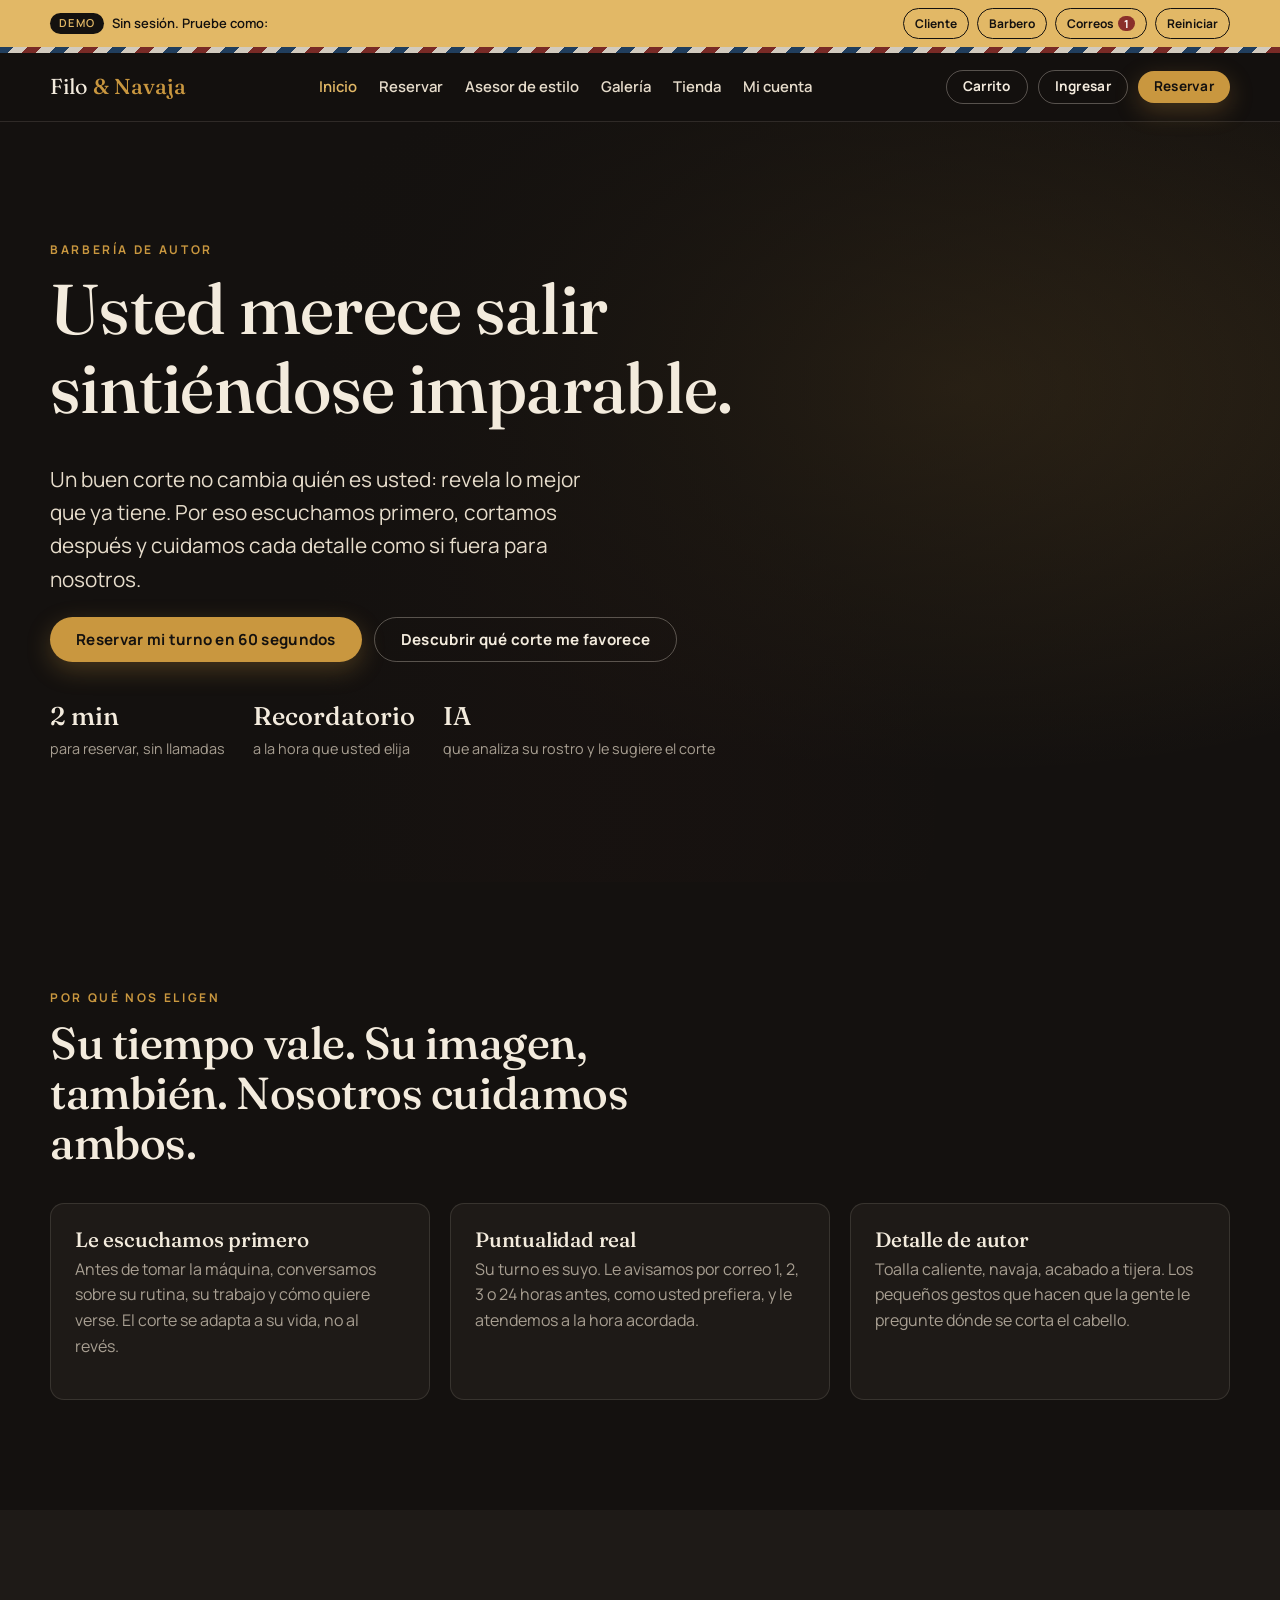
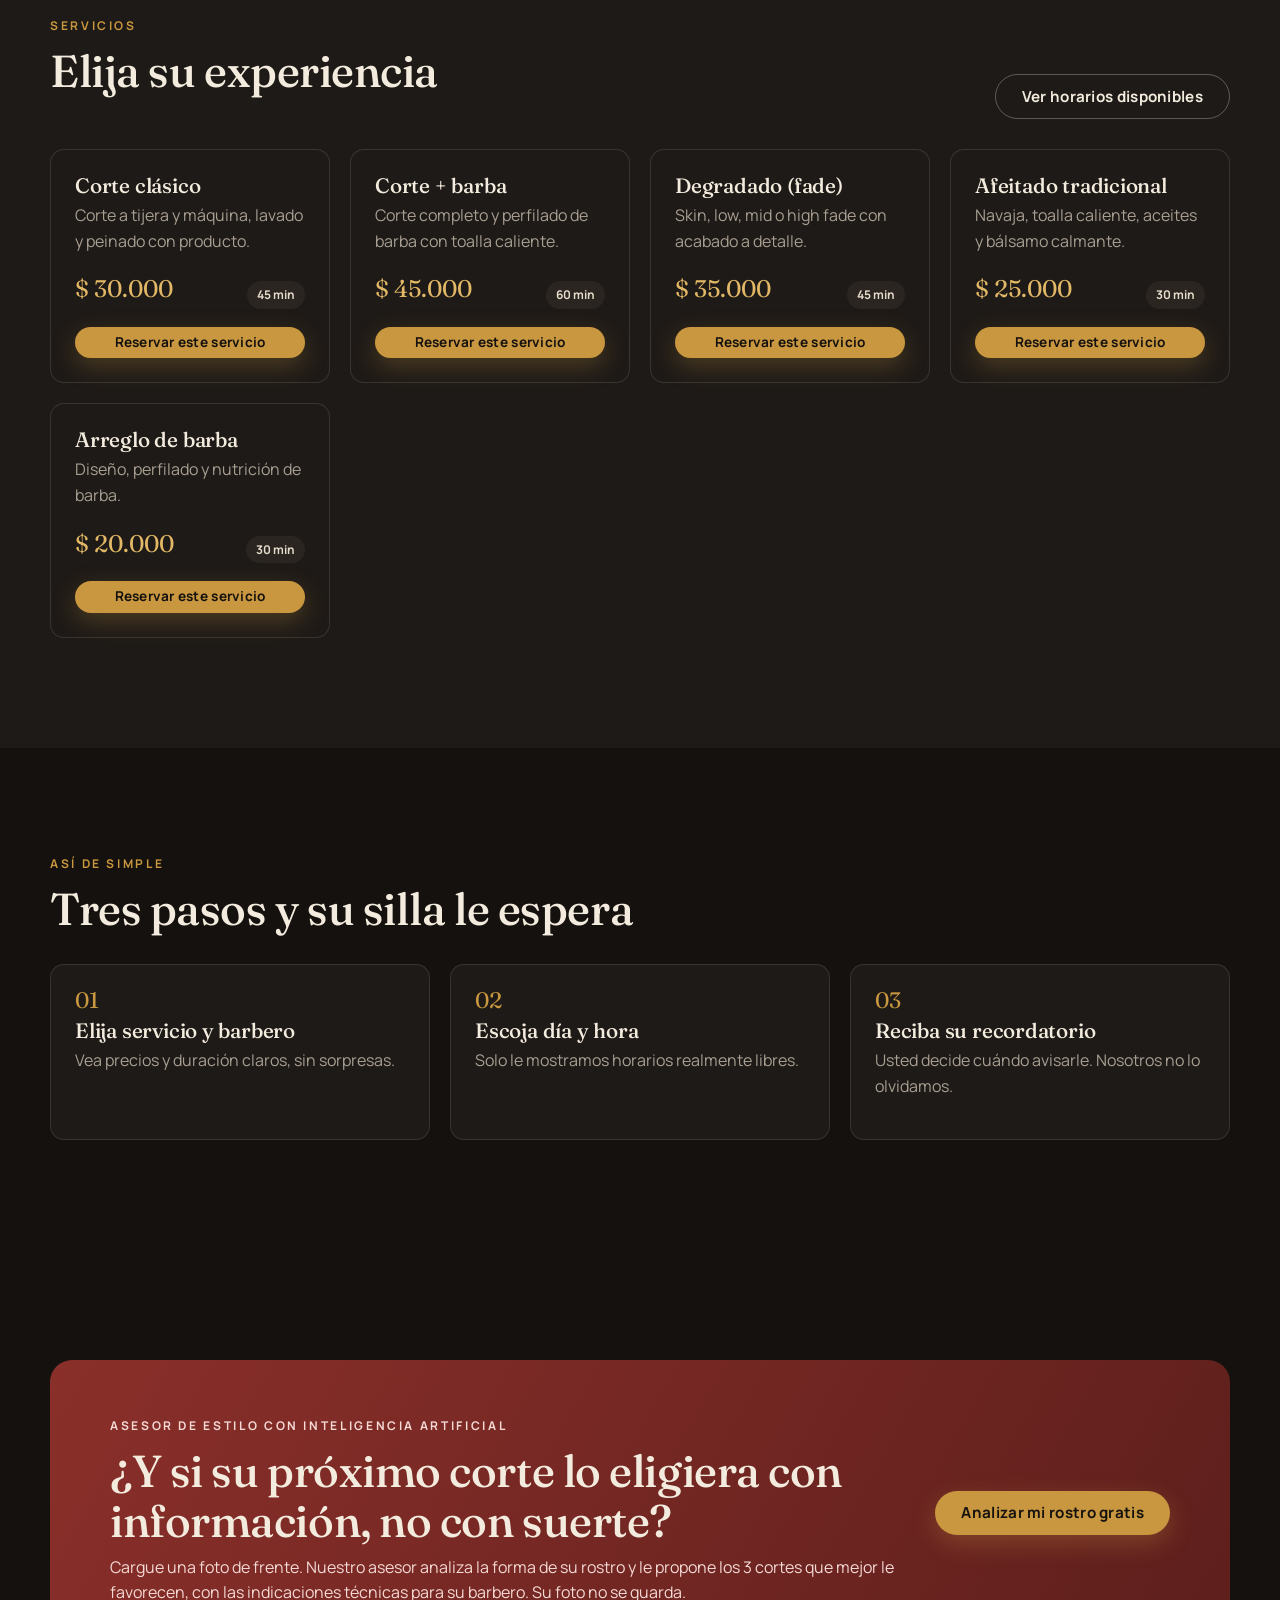
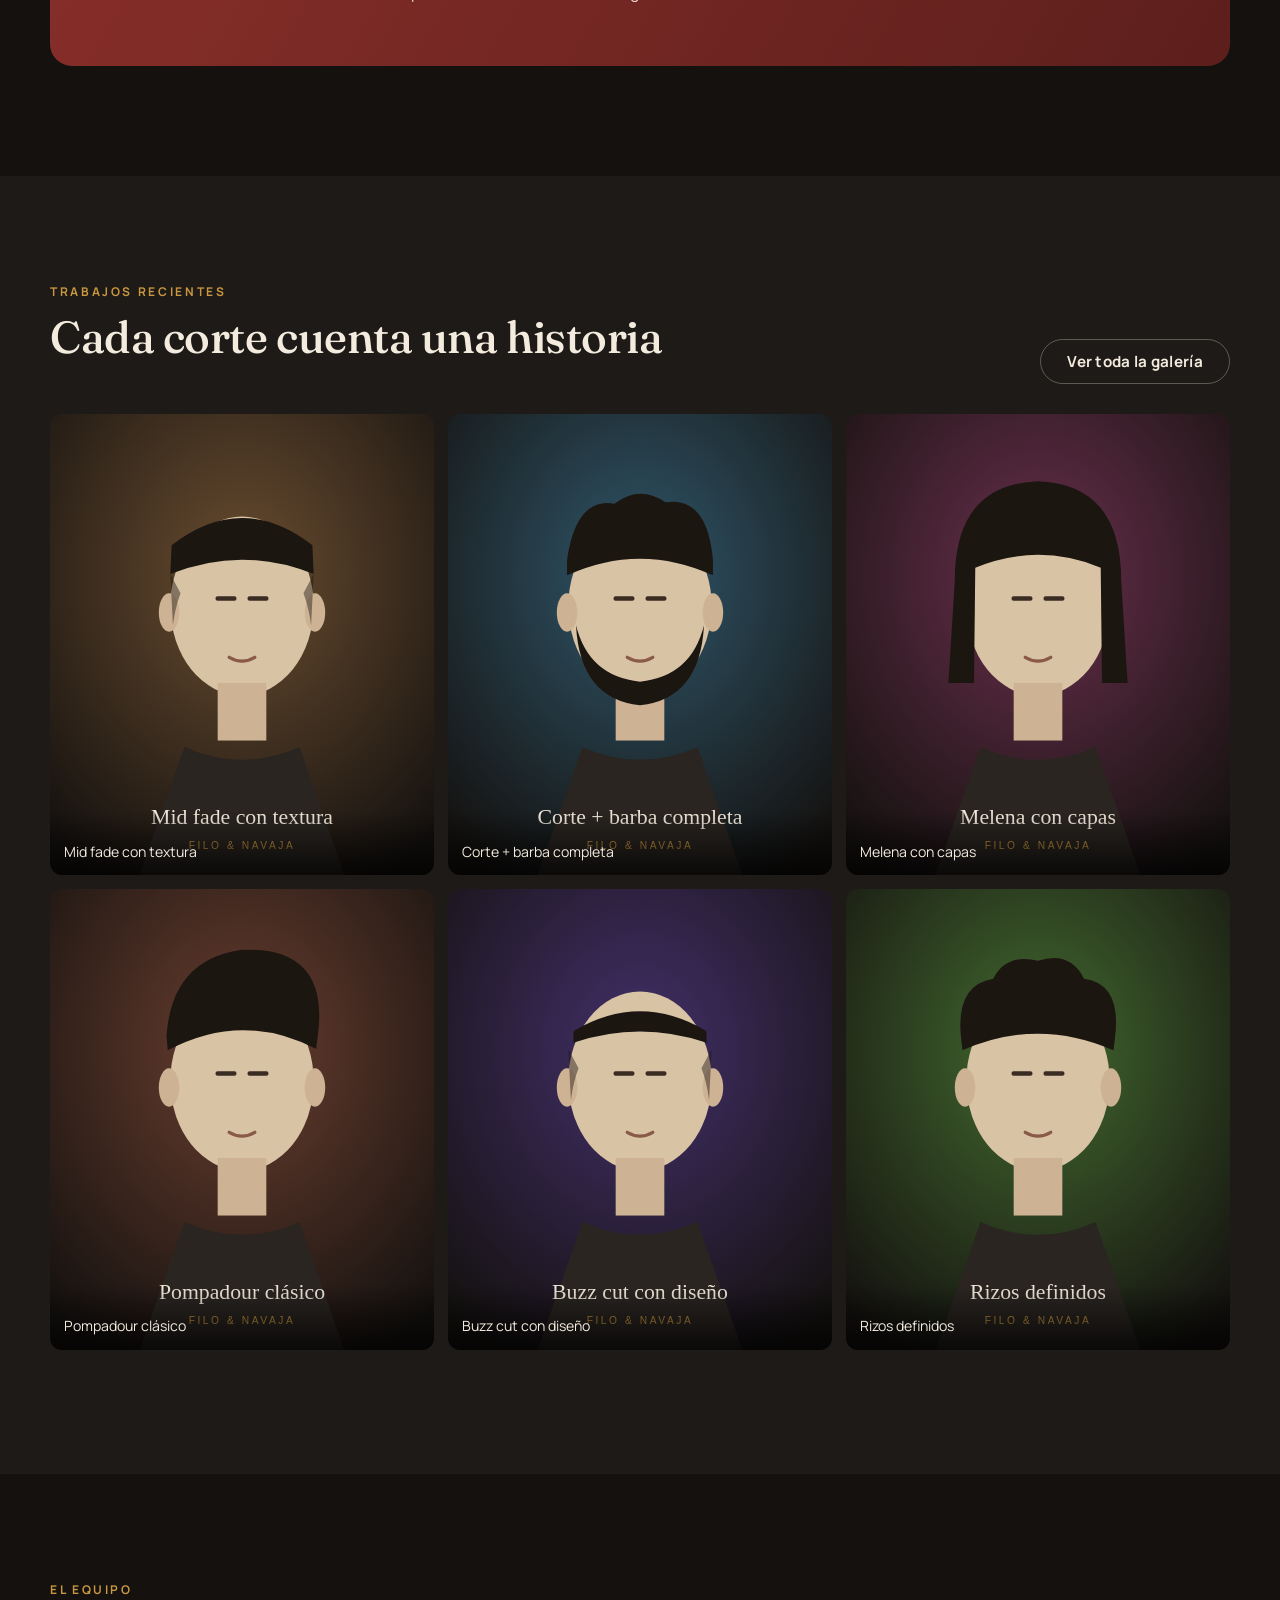
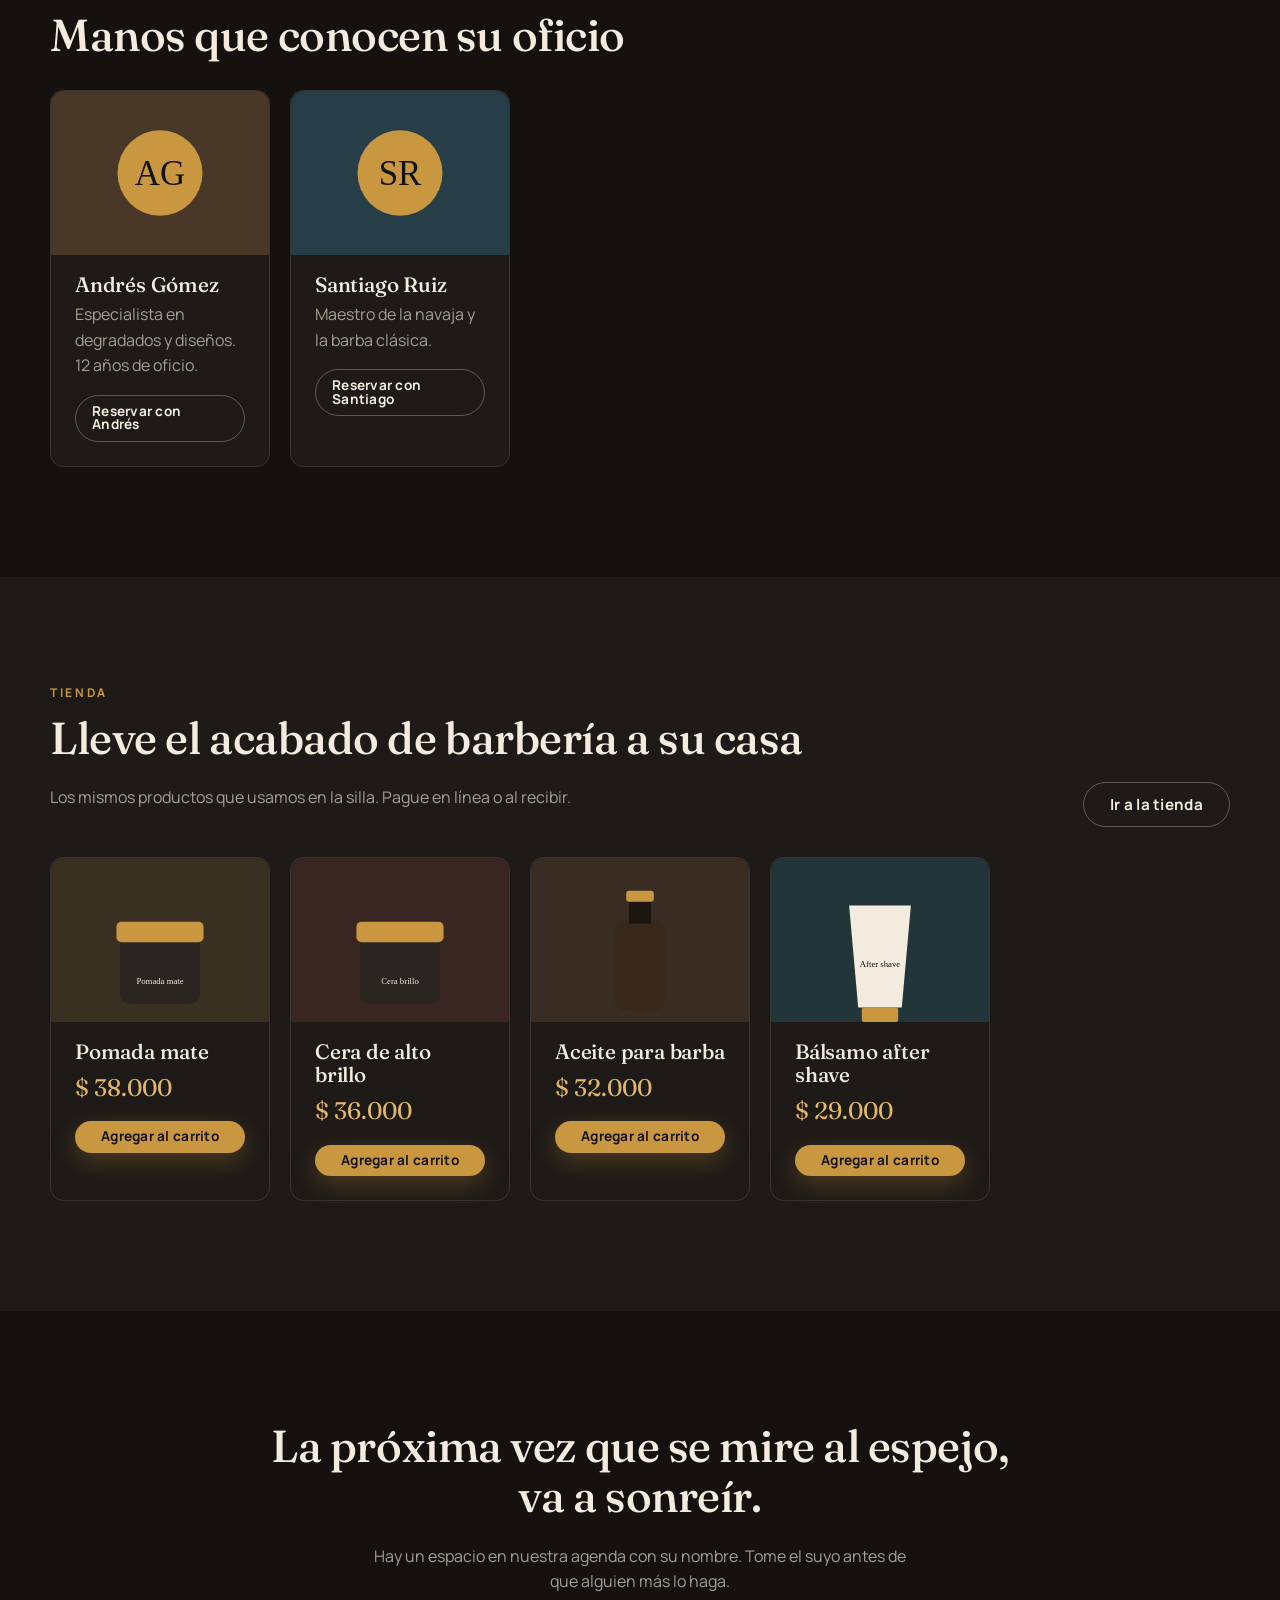
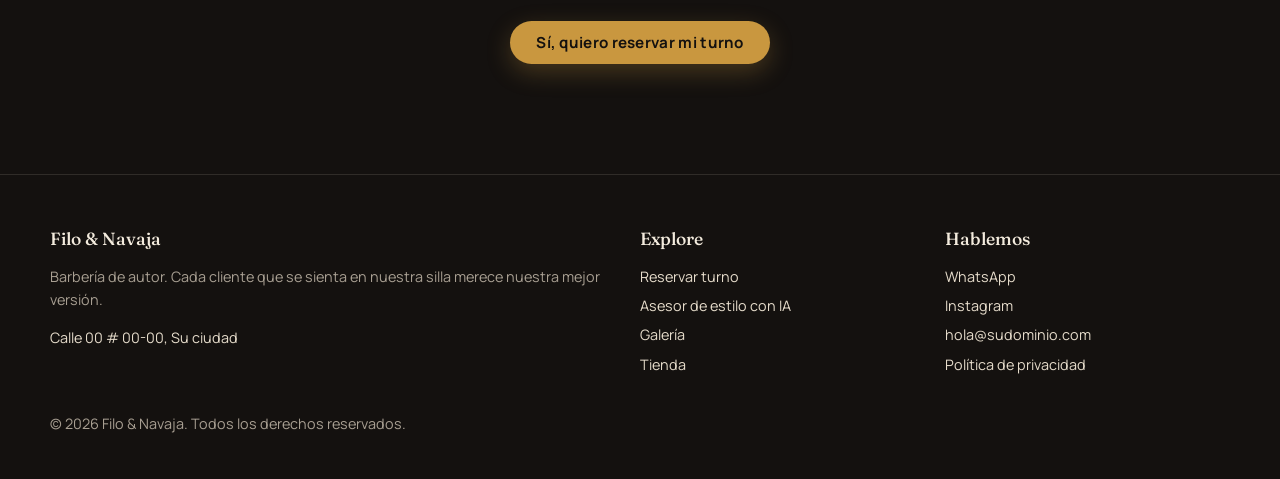
<file: index.html>
<!doctype html>
<html lang="es">
<head>
<meta charset="utf-8">
<meta name="robots" content="noindex, nofollow">
<script type="importmap">{"imports":{"https://www.gstatic.com/firebasejs/10.14.1/firebase-app.js":"./mock/firebase-app.js","https://www.gstatic.com/firebasejs/10.14.1/firebase-auth.js":"./mock/firebase-auth.js","https://www.gstatic.com/firebasejs/10.14.1/firebase-firestore.js":"./mock/firebase-firestore.js","https://www.gstatic.com/firebasejs/10.14.1/firebase-storage.js":"./mock/firebase-storage.js","https://www.gstatic.com/firebasejs/10.14.1/firebase-functions.js":"./mock/firebase-functions.js"}}</script>
<script type="module" src="mock/demo-bar.js"></script>
<meta name="viewport" content="width=device-width, initial-scale=1">
<title>[Demo] Filo & Navaja · Barbería de autor</title>
<meta name="description" content="Reserve su turno en segundos, descubra el corte que mejor le favorece con nuestro asesor de estilo y compre productos profesionales.">
<meta property="og:title" content="Filo & Navaja · Barbería de autor">
<meta property="og:description" content="Su mejor versión empieza en nuestra silla. Reserve en línea.">
<link rel="preconnect" href="https://fonts.googleapis.com"><link rel="preconnect" href="https://fonts.gstatic.com" crossorigin>
<link href="https://fonts.googleapis.com/css2?family=Fraunces:opsz,wght@9..144,400;9..144,500&family=Manrope:wght@400;500;600;700&display=swap" rel="stylesheet">
<link rel="stylesheet" href="css/styles.css">
</head>
<body>

<main>
  <section class="hero" id="hero">
    <div class="wrap">
      <span class="eyebrow">Barbería de autor</span>
      <h1>Usted merece salir<br>sintiéndose imparable.</h1>
      <p class="lead">Un buen corte no cambia quién es usted: revela lo mejor que ya tiene. Por eso escuchamos primero, cortamos después y cuidamos cada detalle como si fuera para nosotros.</p>
      <div class="btn-row">
        <a href="reservar.html" class="btn btn-primary">Reservar mi turno en 60 segundos</a>
        <a href="asesor.html" class="btn btn-ghost">Descubrir qué corte me favorece</a>
      </div>
      <div class="hero-proof">
        <div><b>2 min</b>para reservar, sin llamadas</div>
        <div><b>Recordatorio</b>a la hora que usted elija</div>
        <div><b>IA</b>que analiza su rostro y le sugiere el corte</div>
      </div>
    </div>
  </section>

  <section class="section">
    <div class="wrap">
      <span class="eyebrow">Por qué nos eligen</span>
      <h2 style="max-width:720px">Su tiempo vale. Su imagen, también. Nosotros cuidamos ambos.</h2>
      <div class="grid grid-3" style="margin-top:34px">
        <div class="card reveal"><h3>Le escuchamos primero</h3><p class="muted">Antes de tomar la máquina, conversamos sobre su rutina, su trabajo y cómo quiere verse. El corte se adapta a su vida, no al revés.</p></div>
        <div class="card reveal"><h3>Puntualidad real</h3><p class="muted">Su turno es suyo. Le avisamos por correo 1, 2, 3 o 24 horas antes, como usted prefiera, y le atendemos a la hora acordada.</p></div>
        <div class="card reveal"><h3>Detalle de autor</h3><p class="muted">Toalla caliente, navaja, acabado a tijera. Los pequeños gestos que hacen que la gente le pregunte dónde se corta el cabello.</p></div>
      </div>
    </div>
  </section>

  <section class="section" style="background:var(--ink-2)">
    <div class="wrap">
      <div style="display:flex;justify-content:space-between;align-items:end;gap:20px;flex-wrap:wrap">
        <div><span class="eyebrow">Servicios</span><h2>Elija su experiencia</h2></div>
        <a href="reservar.html" class="btn btn-ghost">Ver horarios disponibles</a>
      </div>
      <div class="grid grid-3" id="services" style="margin-top:30px"><div class="empty">Cargando servicios…</div></div>
    </div>
  </section>

  <section class="section">
    <div class="wrap">
      <span class="eyebrow">Así de simple</span>
      <h2>Tres pasos y su silla le espera</h2>
      <div class="grid grid-3 steps-how" style="margin-top:30px">
        <div class="card reveal"><h3>Elija servicio y barbero</h3><p class="muted">Vea precios y duración claros, sin sorpresas.</p></div>
        <div class="card reveal"><h3>Escoja día y hora</h3><p class="muted">Solo le mostramos horarios realmente libres.</p></div>
        <div class="card reveal"><h3>Reciba su recordatorio</h3><p class="muted">Usted decide cuándo avisarle. Nosotros no lo olvidamos.</p></div>
      </div>
    </div>
  </section>

  <section class="section">
    <div class="wrap">
      <div class="cta-band reveal">
        <div>
          <span class="eyebrow" style="color:#f4d9d4">Asesor de estilo con inteligencia artificial</span>
          <h2>¿Y si su próximo corte lo eligiera con información, no con suerte?</h2>
          <p>Cargue una foto de frente. Nuestro asesor analiza la forma de su rostro y le propone los 3 cortes que mejor le favorecen, con las indicaciones técnicas para su barbero. Su foto no se guarda.</p>
        </div>
        <a href="asesor.html" class="btn btn-primary">Analizar mi rostro gratis</a>
      </div>
    </div>
  </section>

  <section class="section" style="background:var(--ink-2)">
    <div class="wrap">
      <div style="display:flex;justify-content:space-between;align-items:end;gap:20px;flex-wrap:wrap">
        <div><span class="eyebrow">Trabajos recientes</span><h2>Cada corte cuenta una historia</h2></div>
        <a href="galeria.html" class="btn btn-ghost">Ver toda la galería</a>
      </div>
      <div class="masonry" id="galleryPreview" style="margin-top:30px"></div>
    </div>
  </section>

  <section class="section">
    <div class="wrap">
      <span class="eyebrow">El equipo</span>
      <h2>Manos que conocen su oficio</h2>
      <div class="grid grid-4" id="barbers" style="margin-top:30px"></div>
    </div>
  </section>

  <section class="section" style="background:var(--ink-2)">
    <div class="wrap">
      <div style="display:flex;justify-content:space-between;align-items:end;gap:20px;flex-wrap:wrap">
        <div><span class="eyebrow">Tienda</span><h2>Lleve el acabado de barbería a su casa</h2>
          <p class="muted">Los mismos productos que usamos en la silla. Pague en línea o al recibir.</p></div>
        <a href="tienda.html" class="btn btn-ghost">Ir a la tienda</a>
      </div>
      <div class="grid grid-4" id="products" style="margin-top:30px"></div>
    </div>
  </section>

  <section class="section">
    <div class="wrap center">
      <h2 style="max-width:760px;margin-inline:auto">La próxima vez que se mire al espejo, va a sonreír.</h2>
      <p class="muted" style="max-width:560px;margin:0 auto 26px">Hay un espacio en nuestra agenda con su nombre. Tome el suyo antes de que alguien más lo haga.</p>
      <a href="reservar.html" class="btn btn-primary">Sí, quiero reservar mi turno</a>
    </div>
  </section>
</main>

<script type="module" src="js/home.js"></script>
</body>
</html>
</file>
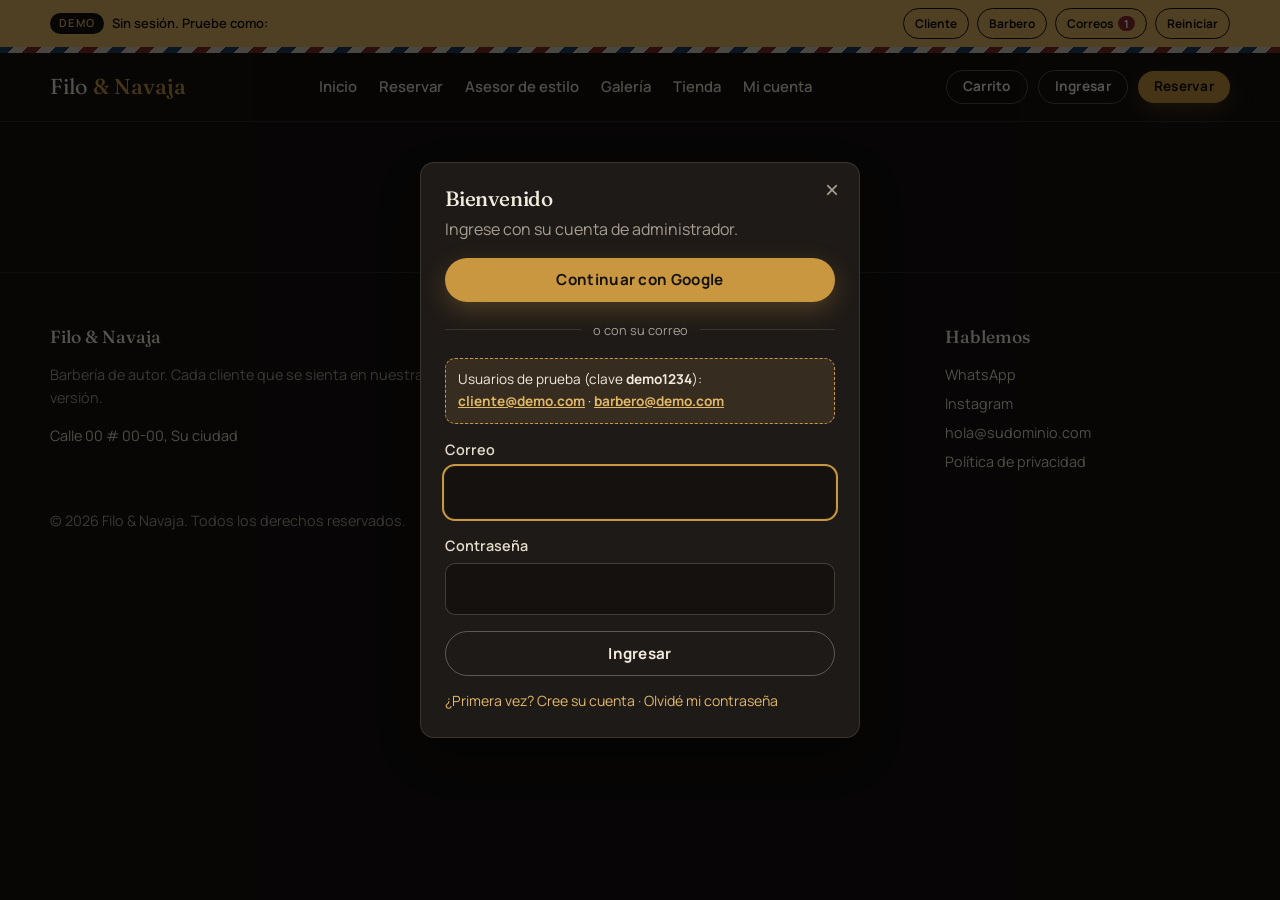
<file: admin.html>
<!doctype html>
<html lang="es">
<head>
<meta charset="utf-8">
<meta name="robots" content="noindex, nofollow">
<script type="importmap">{"imports":{"https://www.gstatic.com/firebasejs/10.14.1/firebase-app.js":"./mock/firebase-app.js","https://www.gstatic.com/firebasejs/10.14.1/firebase-auth.js":"./mock/firebase-auth.js","https://www.gstatic.com/firebasejs/10.14.1/firebase-firestore.js":"./mock/firebase-firestore.js","https://www.gstatic.com/firebasejs/10.14.1/firebase-storage.js":"./mock/firebase-storage.js","https://www.gstatic.com/firebasejs/10.14.1/firebase-functions.js":"./mock/firebase-functions.js"}}</script>
<script type="module" src="mock/demo-bar.js"></script>
<meta name="viewport" content="width=device-width, initial-scale=1">
<title>[Demo] Panel · Filo & Navaja</title>
<meta name="robots" content="noindex, nofollow">
<link rel="preconnect" href="https://fonts.googleapis.com"><link rel="preconnect" href="https://fonts.gstatic.com" crossorigin>
<link href="https://fonts.googleapis.com/css2?family=Fraunces:opsz,wght@9..144,400;9..144,500&family=Manrope:wght@400;500;600;700&display=swap" rel="stylesheet">
<link rel="stylesheet" href="css/styles.css">
</head>
<body>
<main class="section" style="padding-top:40px">
  <div class="wrap">
    <div id="gate" class="card hidden" style="max-width:520px">
      <h2>Acceso restringido</h2>
      <p class="muted">Este panel es solo para el equipo de la barbería. Si usted es el propietario y es su primer ingreso, active su rol aquí.</p>
      <button class="btn btn-primary" id="claimBtn">Soy el propietario: activar rol</button>
    </div>

    <div id="panel" class="hidden">
      <div style="display:flex;justify-content:space-between;align-items:end;flex-wrap:wrap;gap:12px">
        <div><span class="eyebrow">Panel de administración</span><h1 style="font-size:2.2rem;margin:0">Su barbería, en orden</h1></div>
        <button class="btn btn-ghost btn-small" id="seedBtn">Cargar datos de ejemplo</button>
      </div>
      <div class="tabs" id="tabs" style="margin-top:24px">
        <button data-tab="agenda" class="on">Agenda</button>
        <button data-tab="pedidos">Pedidos</button>
        <button data-tab="services">Servicios</button>
        <button data-tab="barbers">Barberos</button>
        <button data-tab="products">Productos</button>
        <button data-tab="galeria">Galería</button>
        <button data-tab="ajustes">Ajustes</button>
        <button data-tab="equipo">Equipo</button>
      </div>

      <section data-pane="agenda">
        <div class="btn-row" style="align-items:end;margin-bottom:18px">
          <div><label for="agDate">Día</label><input type="date" id="agDate"></div>
          <select id="agBarber" style="width:auto"><option value="">Todos los barberos</option></select>
        </div>
        <div id="agenda"></div>
      </section>

      <section data-pane="pedidos" class="hidden">
        <select id="ordFilter" style="width:auto;margin-bottom:16px">
          <option value="">Todos</option><option value="pendiente_entrega">Contraentrega por despachar</option><option value="pagado">Pagados por despachar</option>
          <option value="enviado">Enviados</option><option value="pendiente_pago">Esperando pago</option><option value="revision_manual">Revisión manual</option>
        </select>
        <div id="orders"></div>
      </section>

      <section data-pane="services" class="hidden"><div data-crud="services"></div></section>
      <section data-pane="barbers" class="hidden"><div data-crud="barbers"></div></section>
      <section data-pane="products" class="hidden"><div data-crud="products"></div></section>

      <section data-pane="galeria" class="hidden">
        <form id="upForm" class="card" style="margin-bottom:22px">
          <h3>Publicar trabajos</h3>
          <div class="form-row">
            <div class="field"><label for="upFiles">Fotos o videos</label><input type="file" id="upFiles" accept="image/*,video/mp4,video/webm,video/quicktime" multiple required></div>
            <div class="field"><label for="upTitle">Título</label><input id="upTitle" maxlength="80" placeholder="Ej.: Mid fade con textura"></div>
            <div class="field"><label for="upCat">Categoría</label><select id="upCat"><option>degradado</option><option>clásico</option><option>barba</option><option>diseño</option><option>largo</option><option>antes y después</option></select></div>
            <div class="field"><label for="upBarber">Barbero</label><select id="upBarber"><option value="">—</option></select></div>
          </div>
          <div class="field"><label for="upDesc">Descripción (opcional)</label><input id="upDesc" maxlength="200"></div>
          <button class="btn btn-primary" id="upBtn">Subir y publicar</button>
          <p class="muted" id="upProgress" style="margin:12px 0 0"></p>
          <p class="muted" style="font-size:.82rem;margin:8px 0 0">Publique solo fotos de clientes que lo hayan autorizado.</p>
        </form>
        <div class="grid grid-4" id="galleryAdmin"></div>
      </section>

      <section data-pane="ajustes" class="hidden"><form id="settings" class="card"></form></section>

      <section data-pane="equipo" class="hidden">
        <form id="teamForm" class="card" style="max-width:560px">
          <h3>Dar acceso al panel</h3>
          <p class="muted">La persona debe haber iniciado sesión en el sitio al menos una vez.</p>
          <div class="field"><label for="teamEmail">Correo</label><input type="email" id="teamEmail" required></div>
          <div class="btn-row"><button class="btn btn-primary" data-admin="1">Dar acceso</button><button class="btn btn-danger" data-admin="0">Retirar acceso</button></div>
        </form>
      </section>
    </div>
  </div>
</main>

<div class="modal" id="editModal"><div class="card" style="width:min(620px,100%);max-height:90vh;overflow:auto">
  <button class="x" data-close>×</button>
  <h3 id="editTitle">Editar</h3>
  <form id="editForm"></form>
</div></div>

<script type="module" src="js/admin.js"></script>
</body>
</html>
</file>
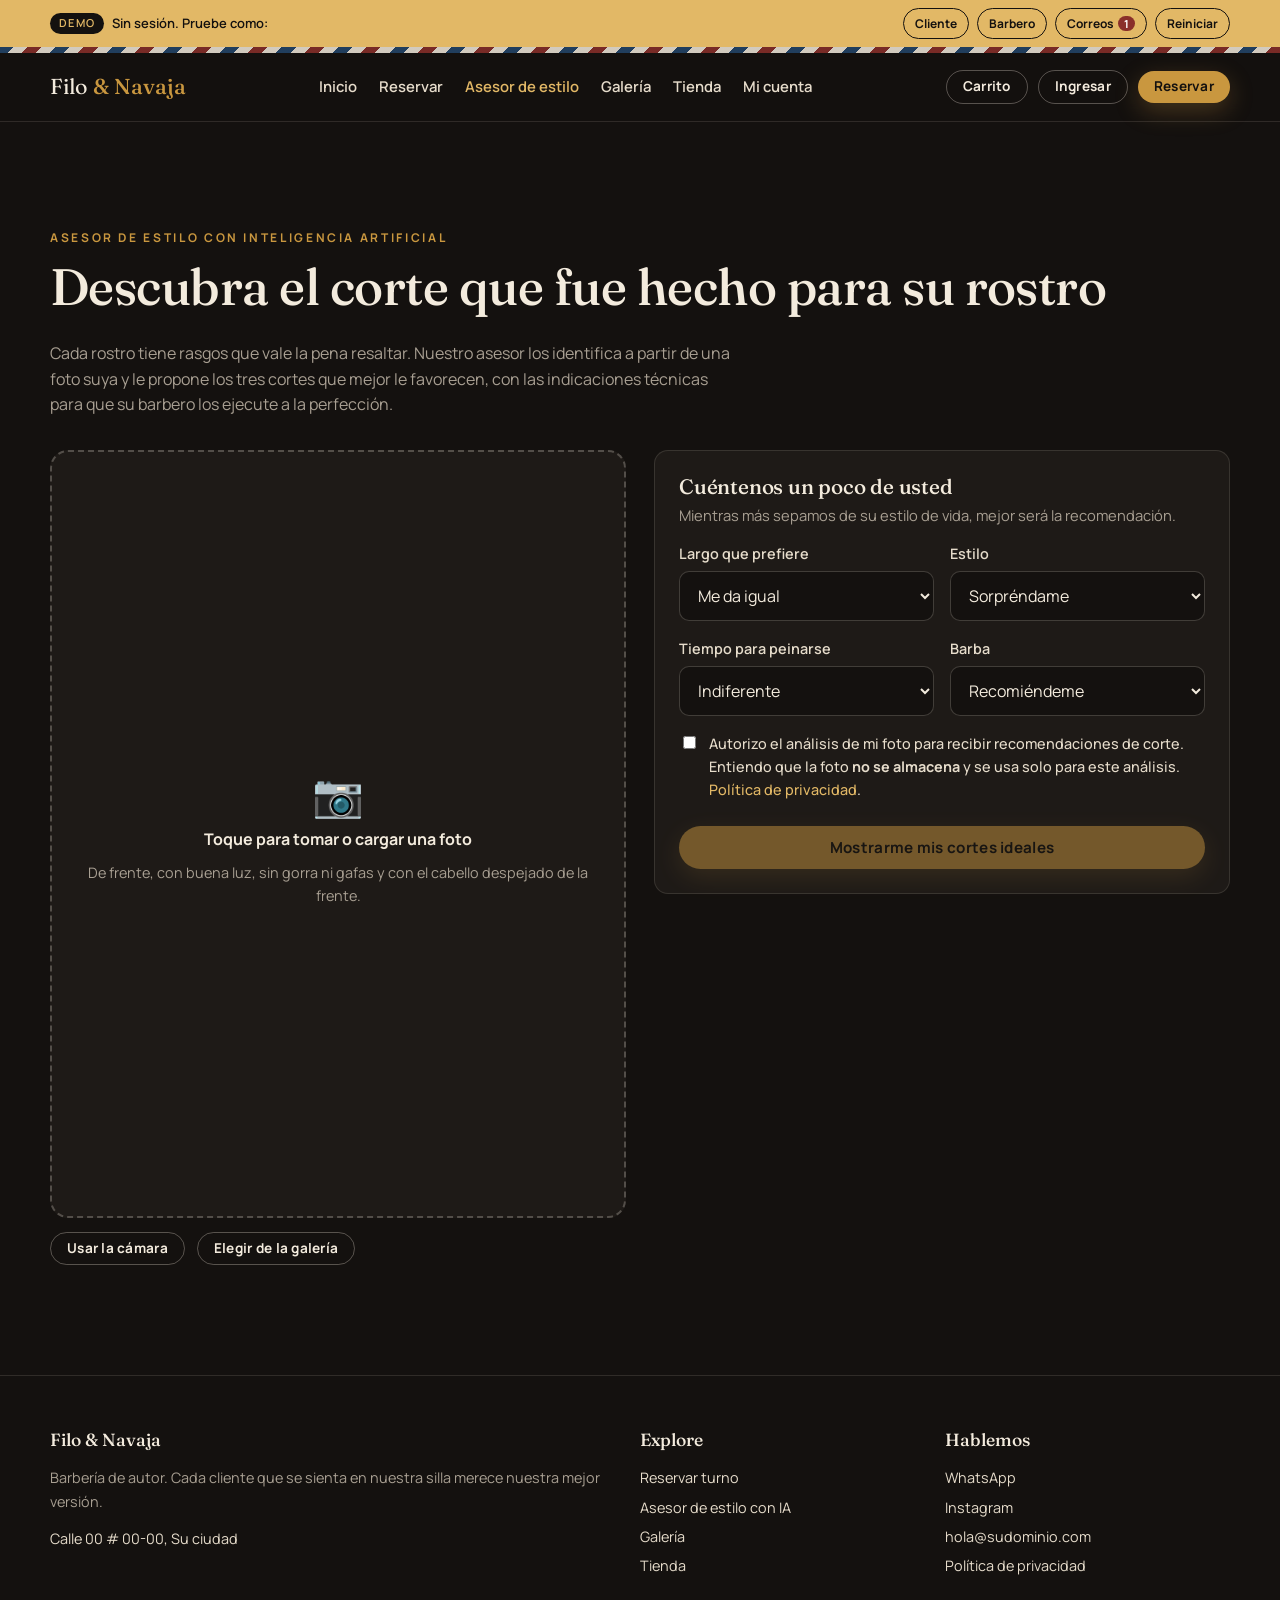
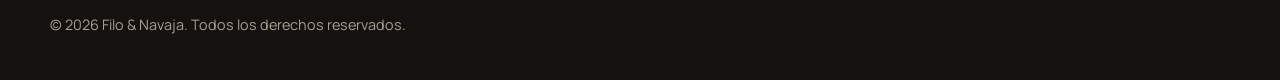
<file: asesor.html>
<!doctype html>
<html lang="es">
<head>
<meta charset="utf-8">
<meta name="robots" content="noindex, nofollow">
<script type="importmap">{"imports":{"https://www.gstatic.com/firebasejs/10.14.1/firebase-app.js":"./mock/firebase-app.js","https://www.gstatic.com/firebasejs/10.14.1/firebase-auth.js":"./mock/firebase-auth.js","https://www.gstatic.com/firebasejs/10.14.1/firebase-firestore.js":"./mock/firebase-firestore.js","https://www.gstatic.com/firebasejs/10.14.1/firebase-storage.js":"./mock/firebase-storage.js","https://www.gstatic.com/firebasejs/10.14.1/firebase-functions.js":"./mock/firebase-functions.js"}}</script>
<script type="module" src="mock/demo-bar.js"></script>
<meta name="viewport" content="width=device-width, initial-scale=1">
<title>[Demo] Asesor de estilo con IA · Filo & Navaja</title>
<meta name="description" content="Cargue una foto de frente y descubra los 3 cortes que mejor favorecen su rostro. Su foto no se guarda.">
<link rel="preconnect" href="https://fonts.googleapis.com"><link rel="preconnect" href="https://fonts.gstatic.com" crossorigin>
<link href="https://fonts.googleapis.com/css2?family=Fraunces:opsz,wght@9..144,400;9..144,500&family=Manrope:wght@400;500;600;700&display=swap" rel="stylesheet">
<link rel="stylesheet" href="css/styles.css">
</head>
<body>
<main class="section">
  <div class="wrap">
    <span class="eyebrow">Asesor de estilo con inteligencia artificial</span>
    <h1 style="font-size:clamp(2rem,4.5vw,3.2rem)">Descubra el corte que fue hecho para su rostro</h1>
    <p class="muted" style="max-width:680px">Cada rostro tiene rasgos que vale la pena resaltar. Nuestro asesor los identifica a partir de una foto suya y le propone los tres cortes que mejor le favorecen, con las indicaciones técnicas para que su barbero los ejecute a la perfección.</p>

    <div class="advisor" style="margin-top:32px">
      <div>
        <div class="dropzone" id="drop" tabindex="0" role="button" aria-label="Cargar foto">
          <div id="dropText"><div style="font-size:2.6rem">📷</div><b>Toque para tomar o cargar una foto</b><p class="muted" style="margin:8px 0 0;font-size:.9rem">De frente, con buena luz, sin gorra ni gafas y con el cabello despejado de la frente.</p></div>
          <video id="cam" class="hidden" playsinline muted></video>
          <img id="preview" class="hidden" alt="Vista previa de su foto">
          <div class="face-guide hidden" id="guide"></div>
        </div>
        <input type="file" id="file" accept="image/jpeg,image/png,image/webp" capture="user" class="hidden">
        <div class="btn-row" style="margin-top:14px">
          <button class="btn btn-ghost btn-small" id="camBtn">Usar la cámara</button>
          <button class="btn btn-ghost btn-small hidden" id="shotBtn">Tomar foto</button>
          <button class="btn btn-ghost btn-small" id="pickBtn">Elegir de la galería</button>
        </div>
      </div>

      <div>
        <form id="prefs" class="card">
          <h3>Cuéntenos un poco de usted</h3>
          <p class="muted" style="font-size:.92rem">Mientras más sepamos de su estilo de vida, mejor será la recomendación.</p>
          <div class="form-row">
            <div class="field"><label for="pLength">Largo que prefiere</label><select id="pLength"><option value="">Me da igual</option><option>corto</option><option>medio</option><option>largo</option></select></div>
            <div class="field"><label for="pStyle">Estilo</label><select id="pStyle"><option value="">Sorpréndame</option><option>clásico y ejecutivo</option><option>moderno y urbano</option><option>natural y relajado</option><option>atrevido</option></select></div>
            <div class="field"><label for="pMaint">Tiempo para peinarse</label><select id="pMaint"><option value="">Indiferente</option><option>menos de 2 minutos</option><option>unos 5 minutos</option><option>disfruto peinarme</option></select></div>
            <div class="field"><label for="pBeard">Barba</label><select id="pBeard"><option value="">Recomiéndeme</option><option>quiero barba</option><option>prefiero sin barba</option></select></div>
          </div>
          <label class="check"><input type="checkbox" id="consent" required> <span>Autorizo el análisis de mi foto para recibir recomendaciones de corte. Entiendo que la foto <b>no se almacena</b> y se usa solo para este análisis. <a href="privacidad.html" target="_blank">Política de privacidad</a>.</span></label>
          <button class="btn btn-primary" type="submit" id="goBtn" style="width:100%;margin-top:18px" disabled>Mostrarme mis cortes ideales</button>
        </form>

        <div id="result" style="margin-top:22px"></div>
      </div>
    </div>
  </div>
</main>
<script type="module" src="js/advisor.js"></script>
</body>
</html>
</file>
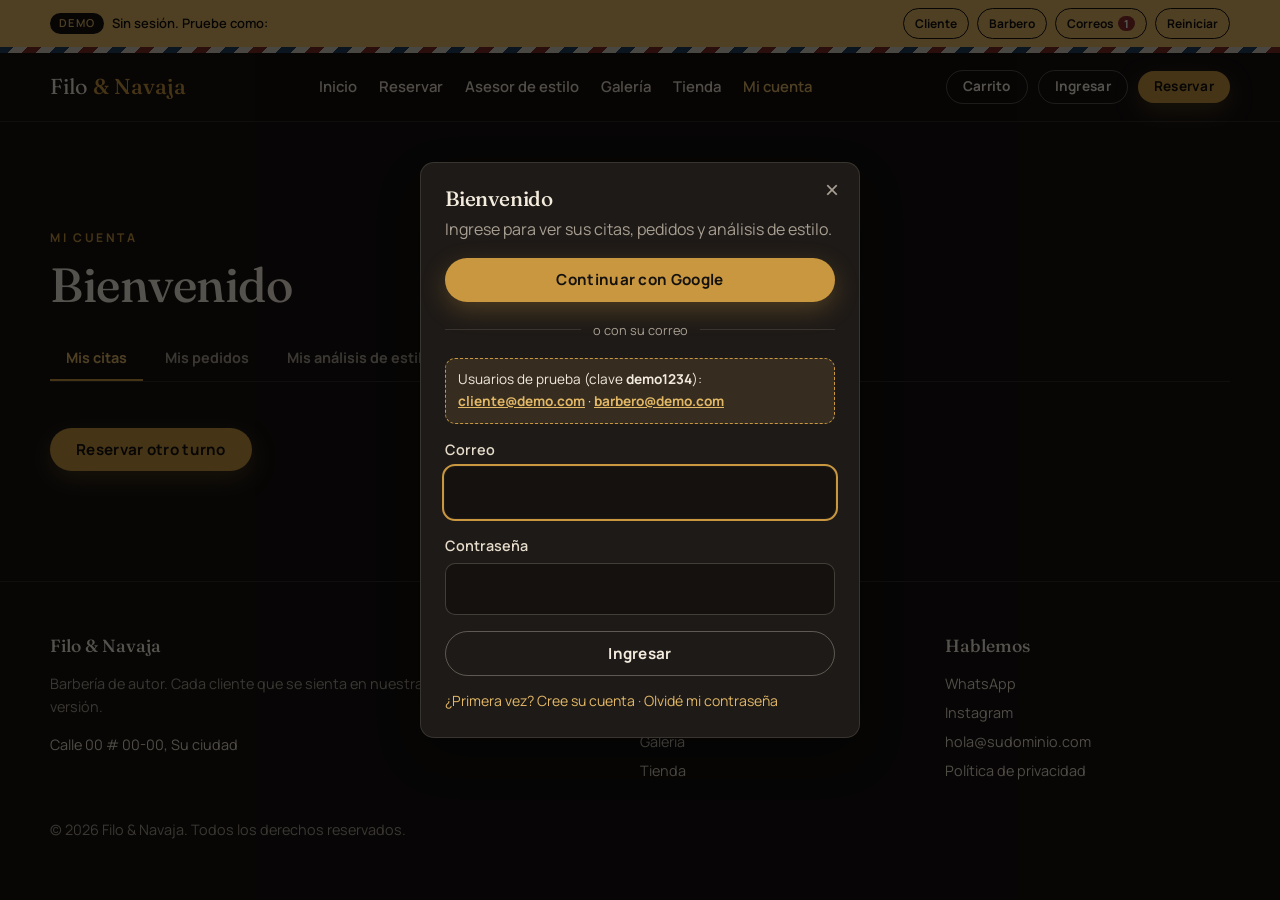
<file: cuenta.html>
<!doctype html>
<html lang="es">
<head>
<meta charset="utf-8">
<meta name="robots" content="noindex, nofollow">
<script type="importmap">{"imports":{"https://www.gstatic.com/firebasejs/10.14.1/firebase-app.js":"./mock/firebase-app.js","https://www.gstatic.com/firebasejs/10.14.1/firebase-auth.js":"./mock/firebase-auth.js","https://www.gstatic.com/firebasejs/10.14.1/firebase-firestore.js":"./mock/firebase-firestore.js","https://www.gstatic.com/firebasejs/10.14.1/firebase-storage.js":"./mock/firebase-storage.js","https://www.gstatic.com/firebasejs/10.14.1/firebase-functions.js":"./mock/firebase-functions.js"}}</script>
<script type="module" src="mock/demo-bar.js"></script>
<meta name="viewport" content="width=device-width, initial-scale=1">
<title>[Demo] Mi cuenta · Filo & Navaja</title>
<meta name="robots" content="noindex">
<link rel="preconnect" href="https://fonts.googleapis.com"><link rel="preconnect" href="https://fonts.gstatic.com" crossorigin>
<link href="https://fonts.googleapis.com/css2?family=Fraunces:opsz,wght@9..144,400;9..144,500&family=Manrope:wght@400;500;600;700&display=swap" rel="stylesheet">
<link rel="stylesheet" href="css/styles.css">
</head>
<body>
<main class="section">
  <div class="wrap">
    <span class="eyebrow">Mi cuenta</span>
    <h1 style="font-size:clamp(2rem,4.5vw,3rem)" id="hello">Bienvenido</h1>
    <div class="tabs" id="tabs">
      <button data-tab="citas" class="on">Mis citas</button>
      <button data-tab="pedidos">Mis pedidos</button>
      <button data-tab="estilo">Mis análisis de estilo</button>
    </div>
    <section data-pane="citas"><div id="bookings"></div><a href="reservar.html" class="btn btn-primary" style="margin-top:20px">Reservar otro turno</a></section>
    <section data-pane="pedidos" class="hidden"><div id="orders"></div></section>
    <section data-pane="estilo" class="hidden"><div id="consults"></div></section>
  </div>
</main>

<script type="module">
import { collection, getDocs, query, where, orderBy, limit, deleteDoc, doc } from 'https://www.gstatic.com/firebasejs/10.14.1/firebase-firestore.js';
import { db, call } from './js/firebase.js';
import { renderChrome, esc, money, $, $$, toast, requireLogin, firstName, formatDateLong } from './js/ui.js';

renderChrome('cuenta.html');
const STATUS = { confirmada: ['ok', 'Confirmada'], cancelada: ['bad', 'Cancelada'], completada: ['', 'Completada'], no_asistio: ['warn', 'No asistió'] };
const OSTATUS = { pendiente_pago: 'warn', pagado: 'ok', pendiente_entrega: 'ok', enviado: 'ok', entregado: '', cancelado: 'bad', pago_rechazado: 'bad' };

$('#tabs').onclick = (e) => {
  const t = e.target.dataset.tab; if (!t) return;
  $$('#tabs button').forEach((b) => b.classList.toggle('on', b.dataset.tab === t));
  $$('[data-pane]').forEach((p) => p.classList.toggle('hidden', p.dataset.pane !== t));
};

async function loadBookings(uid) {
  const snap = await getDocs(query(collection(db, 'bookings'), where('uid', '==', uid), orderBy('startAt', 'desc'), limit(30)));
  const now = Date.now();
  $('#bookings').innerHTML = snap.empty
    ? '<div class="empty">Aún no tiene citas. Su primera experiencia está a un par de clics.</div>'
    : `<div class="grid grid-2">${snap.docs.map((d) => {
      const b = d.data();
      const [cls, label] = STATUS[b.status] || ['', b.status];
      const upcoming = b.status === 'confirmada' && b.startAt.toMillis() > now;
      return `<article class="card"><span class="tag ${cls}">${label}</span>
        <h3 style="margin-top:12px">${esc(b.serviceName)}</h3>
        <p class="muted" style="margin:0">${esc(formatDateLong(b.startAt.toDate()))}<br>Con ${esc(b.barberName)} · ${money(b.price)}<br>Recordatorio: ${b.reminderHours === 24 ? '1 día' : b.reminderHours + ' h'} antes</p>
        ${upcoming ? `<div class="btn-row" style="margin-top:16px"><a class="btn btn-ghost btn-small" href="reservar.html?reprogramar=${d.id}">Reprogramar</a><button class="btn btn-danger btn-small" data-cancel="${d.id}">Cancelar</button></div>` : ''}
        ${b.status === 'completada' ? `<a class="btn btn-primary btn-small" style="margin-top:16px" href="reservar.html?servicio=${b.serviceId}&barbero=${b.barberId}">Repetir este servicio</a>` : ''}
      </article>`;
    }).join('')}</div>`;
}

$('#bookings').onclick = async (e) => {
  const id = e.target.dataset.cancel; if (!id) return;
  if (!confirm('¿Seguro que desea cancelar? Liberaremos su espacio para otro cliente.')) return;
  e.target.disabled = true;
  try { await call('cancelBooking', { bookingId: id }); toast('Cita cancelada. Gracias por avisarnos a tiempo.'); loadBookings(window.__uid); }
  catch (err) { toast(err.message, true); e.target.disabled = false; }
};

async function loadOrders(uid) {
  const snap = await getDocs(query(collection(db, 'orders'), where('uid', '==', uid), orderBy('createdAt', 'desc'), limit(30)));
  $('#orders').innerHTML = snap.empty
    ? '<div class="empty">Aún no tiene pedidos. <a href="tienda.html">Vea los favoritos de nuestros clientes</a>.</div>'
    : `<div class="table-wrap"><table class="data"><thead><tr><th>Pedido</th><th>Productos</th><th>Total</th><th>Estado</th><th></th></tr></thead><tbody>${snap.docs.map((d) => {
      const o = d.data();
      return `<tr><td>#${esc(o.code)}</td><td>${o.items.map((i) => `${esc(i.name)} ×${i.qty}`).join('<br>')}</td><td>${money(o.total)}</td>
        <td><span class="tag ${OSTATUS[o.status] || ''}">${esc(o.status.replace(/_/g, ' '))}</span></td><td><a href="pedido.html?id=${d.id}">Ver</a></td></tr>`;
    }).join('')}</tbody></table></div>`;
}

async function loadConsults(uid) {
  const snap = await getDocs(query(collection(db, `users/${uid}/aiConsults`), orderBy('createdAt', 'desc'), limit(10)));
  $('#consults').innerHTML = snap.empty
    ? '<div class="empty">Todavía no ha probado el asesor. <a href="asesor.html">Descubra qué corte le favorece</a>.</div>'
    : `<div class="grid grid-2">${snap.docs.map((d) => {
      const r = d.data().result;
      return `<article class="card"><span class="tag">${d.data().createdAt ? esc(d.data().createdAt.toDate().toLocaleDateString('es-CO')) : ''}</span>
        <h3 style="margin-top:12px">Rostro ${esc(r.faceShape)}</h3>
        <ol style="padding-left:18px">${r.recommendations.map((c) => `<li><b>${esc(c.name)}</b><br><small class="muted">${esc(c.barberNotes)}</small></li>`).join('')}</ol>
        <div class="btn-row"><a class="btn btn-primary btn-small" href="reservar.html?nota=${encodeURIComponent(`Recomendación del asesor: ${r.recommendations[0]?.name}. ${r.recommendations[0]?.barberNotes}`.slice(0, 480))}">Reservar mi corte ideal</a>
        <button class="btn btn-danger btn-small" data-del="${d.id}">Eliminar</button></div></article>`;
    }).join('')}</div>`;
}

$('#consults').onclick = async (e) => {
  const id = e.target.dataset.del; if (!id) return;
  if (!confirm('¿Eliminar este análisis?')) return;
  await deleteDoc(doc(db, `users/${window.__uid}/aiConsults/${id}`));
  toast('Análisis eliminado.'); loadConsults(window.__uid);
};

(async () => {
  const user = await requireLogin('Ingrese para ver sus citas, pedidos y análisis de estilo.');
  window.__uid = user.uid;
  $('#hello').textContent = `Hola${firstName(user) ? ', ' + firstName(user) : ''}. Qué bueno verle de nuevo`;
  await Promise.allSettled([loadBookings(user.uid), loadOrders(user.uid), loadConsults(user.uid)]);
})();
</script>
</body>
</html>
</file>
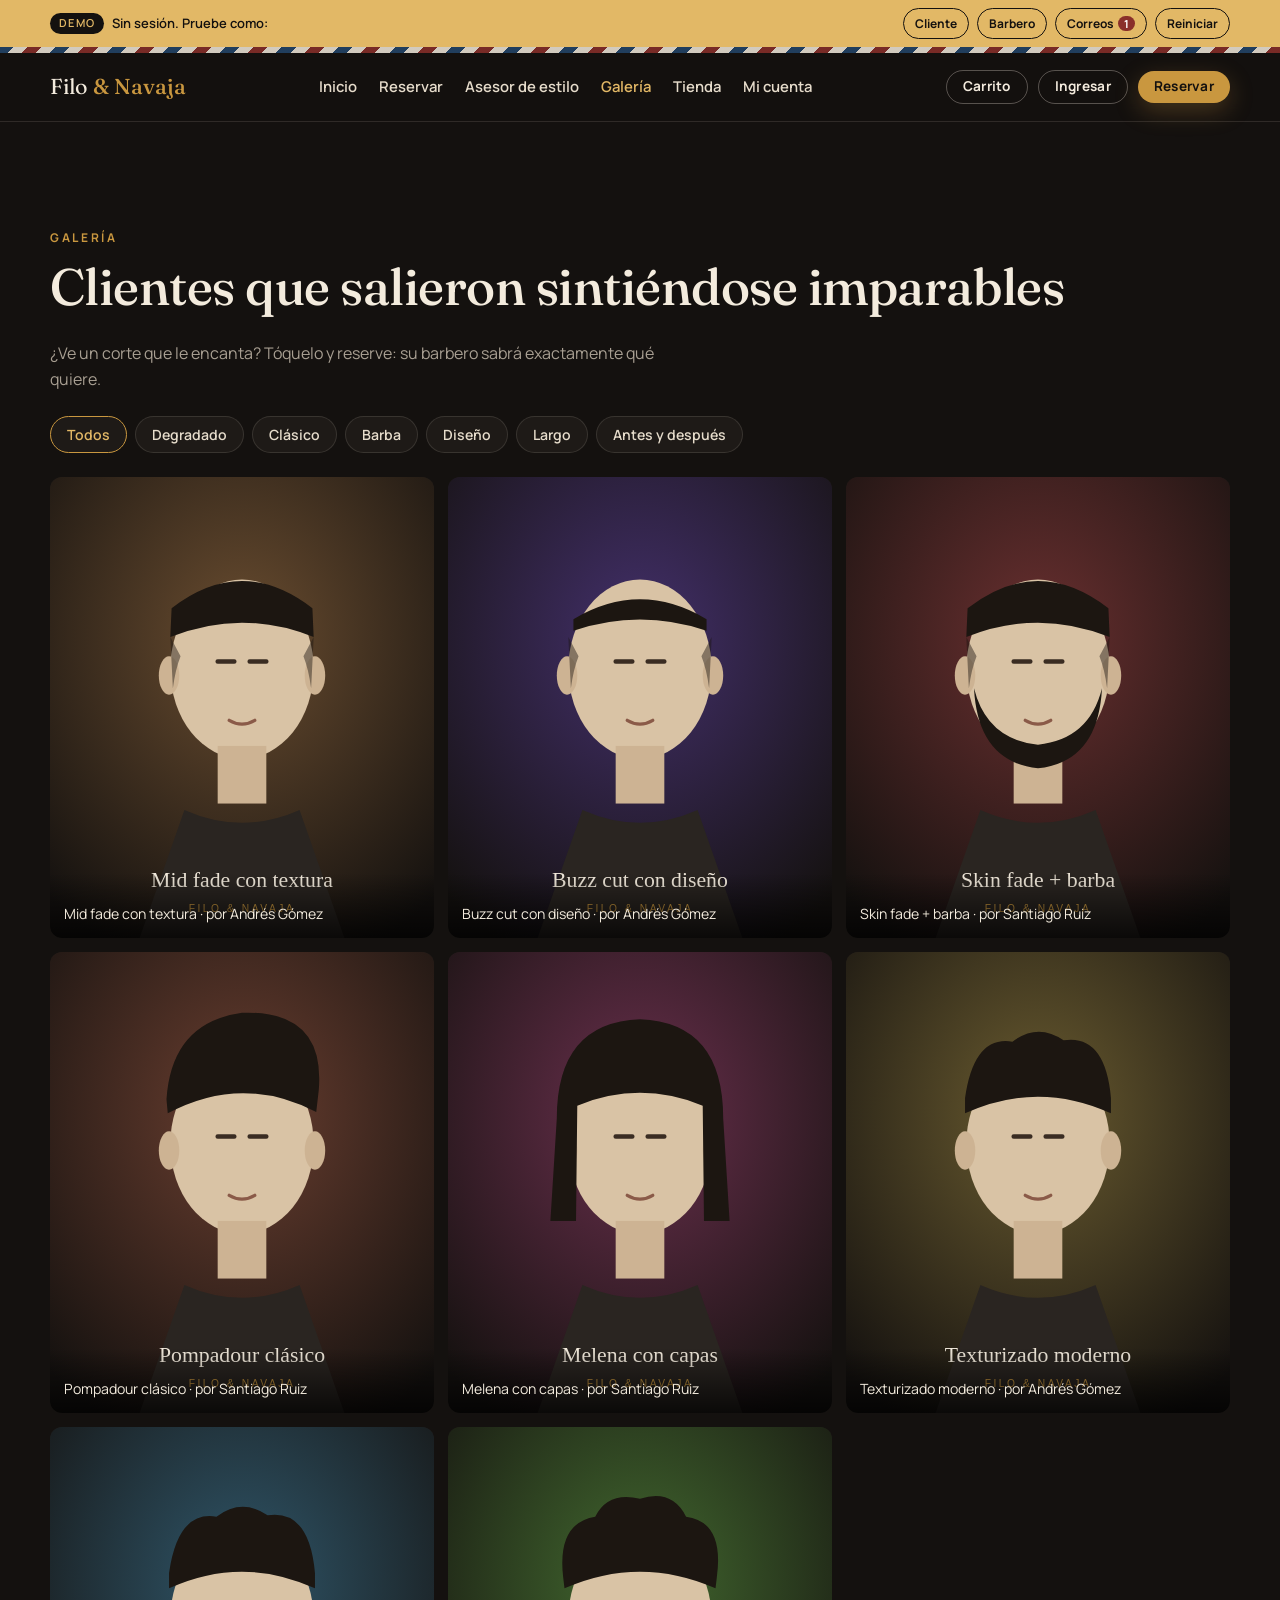
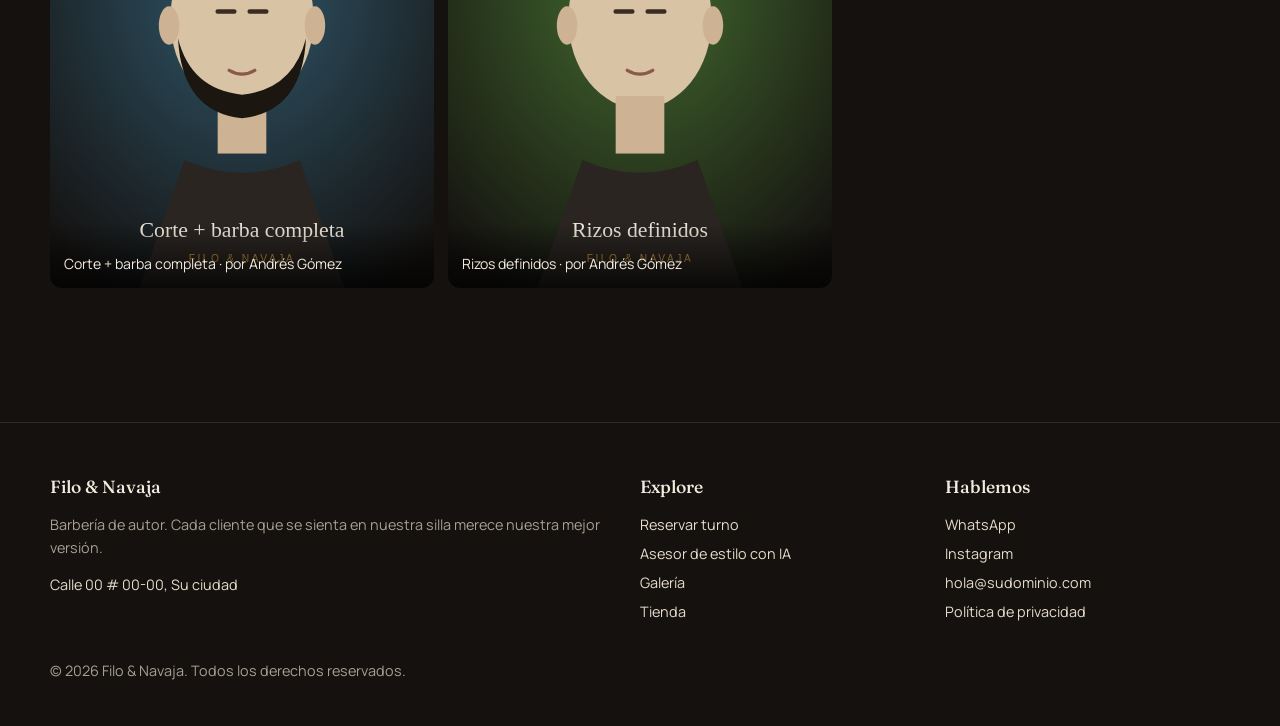
<file: galeria.html>
<!doctype html>
<html lang="es">
<head>
<meta charset="utf-8">
<meta name="robots" content="noindex, nofollow">
<script type="importmap">{"imports":{"https://www.gstatic.com/firebasejs/10.14.1/firebase-app.js":"./mock/firebase-app.js","https://www.gstatic.com/firebasejs/10.14.1/firebase-auth.js":"./mock/firebase-auth.js","https://www.gstatic.com/firebasejs/10.14.1/firebase-firestore.js":"./mock/firebase-firestore.js","https://www.gstatic.com/firebasejs/10.14.1/firebase-storage.js":"./mock/firebase-storage.js","https://www.gstatic.com/firebasejs/10.14.1/firebase-functions.js":"./mock/firebase-functions.js"}}</script>
<script type="module" src="mock/demo-bar.js"></script>
<meta name="viewport" content="width=device-width, initial-scale=1">
<title>[Demo] Galería de cortes · Filo & Navaja</title>
<meta name="description" content="Fotos y videos de cortes, degradados y barbas realizados en nuestra barbería.">
<link rel="preconnect" href="https://fonts.googleapis.com"><link rel="preconnect" href="https://fonts.gstatic.com" crossorigin>
<link href="https://fonts.googleapis.com/css2?family=Fraunces:opsz,wght@9..144,400;9..144,500&family=Manrope:wght@400;500;600;700&display=swap" rel="stylesheet">
<link rel="stylesheet" href="css/styles.css">
</head>
<body>
<main class="section">
  <div class="wrap">
    <span class="eyebrow">Galería</span>
    <h1 style="font-size:clamp(2rem,4.5vw,3.2rem)">Clientes que salieron sintiéndose imparables</h1>
    <p class="muted" style="max-width:640px">¿Ve un corte que le encanta? Tóquelo y reserve: su barbero sabrá exactamente qué quiere.</p>
    <div class="filters" id="filters" style="margin-top:24px"></div>
    <div class="masonry" id="grid"></div>
    <div class="center" style="margin-top:24px"><button class="btn btn-ghost hidden" id="more">Ver más trabajos</button></div>
  </div>
</main>

<div class="lightbox" id="lb" role="dialog" aria-modal="true">
  <button class="close" aria-label="Cerrar">×</button>
  <div style="display:grid;gap:14px;justify-items:center">
    <div id="lbMedia"></div>
    <p id="lbCaption" style="margin:0"></p>
    <a class="btn btn-primary" id="lbCta" href="reservar.html">Quiero este corte</a>
  </div>
</div>

<script type="module">
import { collection, getDocs, query, where, orderBy, limit, startAfter } from 'https://www.gstatic.com/firebasejs/10.14.1/firebase-firestore.js';
import { db } from './js/firebase.js';
import { renderChrome, esc, $ } from './js/ui.js';

renderChrome('galeria.html');
const PAGE = 24;
let items = [], last = null, filter = 'todos';
const CATS = ['todos', 'degradado', 'clásico', 'barba', 'diseño', 'largo', 'antes y después'];

$('#filters').innerHTML = CATS.map((c) => `<button data-cat="${c}" class="${c === filter ? 'on' : ''}">${c[0].toUpperCase() + c.slice(1)}</button>`).join('');
$('#filters').onclick = (e) => {
  if (!e.target.dataset.cat) return;
  filter = e.target.dataset.cat;
  [...$('#filters').children].forEach((b) => b.classList.toggle('on', b.dataset.cat === filter));
  render();
};

async function loadPage() {
  const q = last
    ? query(collection(db, 'gallery'), where('published', '==', true), orderBy('createdAt', 'desc'), startAfter(last), limit(PAGE))
    : query(collection(db, 'gallery'), where('published', '==', true), orderBy('createdAt', 'desc'), limit(PAGE));
  const snap = await getDocs(q);
  last = snap.docs[snap.docs.length - 1] || last;
  items.push(...snap.docs.map((d) => ({ id: d.id, ...d.data() })));
  $('#more').classList.toggle('hidden', snap.size < PAGE);
  render();
}

function render() {
  const list = items.filter((g) => filter === 'todos' || g.category === filter);
  $('#grid').innerHTML = list.map((g) => `<figure data-id="${g.id}" class="reveal">
    ${g.type === 'video'
      ? `<video src="${esc(g.url)}" muted playsinline preload="metadata" ${g.posterUrl ? `poster="${esc(g.posterUrl)}"` : ''}></video><span class="play-badge">▶ Video</span>`
      : `<img src="${esc(g.url)}" alt="${esc(g.title || 'Corte')}" loading="lazy">`}
    ${g.title ? `<figcaption>${esc(g.title)}${g.barberName ? ` · por ${esc(g.barberName)}` : ''}</figcaption>` : ''}</figure>`).join('')
    || '<div class="empty">Pronto publicaremos trabajos en esta categoría.</div>';
}

$('#grid').onclick = (e) => {
  const fig = e.target.closest('figure'); if (!fig) return;
  const g = items.find((x) => x.id === fig.dataset.id);
  $('#lbMedia').innerHTML = g.type === 'video'
    ? `<video src="${esc(g.url)}" controls autoplay playsinline></video>`
    : `<img src="${esc(g.url)}" alt="${esc(g.title || 'Corte')}">`;
  $('#lbCaption').textContent = [g.title, g.description].filter(Boolean).join(' — ');
  const p = new URLSearchParams({ nota: `Me gustó este corte de la galería: ${g.title || g.id}` });
  if (g.serviceId) p.set('servicio', g.serviceId);
  if (g.barberId) p.set('barbero', g.barberId);
  $('#lbCta').href = `reservar.html?${p}`;
  $('#lb').classList.add('open');
};
$('#lb').onclick = (e) => { if (e.target.id === 'lb' || e.target.classList.contains('close')) { $('#lb').classList.remove('open'); $('#lbMedia').innerHTML = ''; } };
document.addEventListener('keydown', (e) => { if (e.key === 'Escape') $('#lb').click(); });
$('#more').onclick = loadPage;

loadPage().catch((e) => { console.error(e); $('#grid').innerHTML = '<div class="empty">No pudimos cargar la galería.</div>'; });
</script>
</body>
</html>
</file>
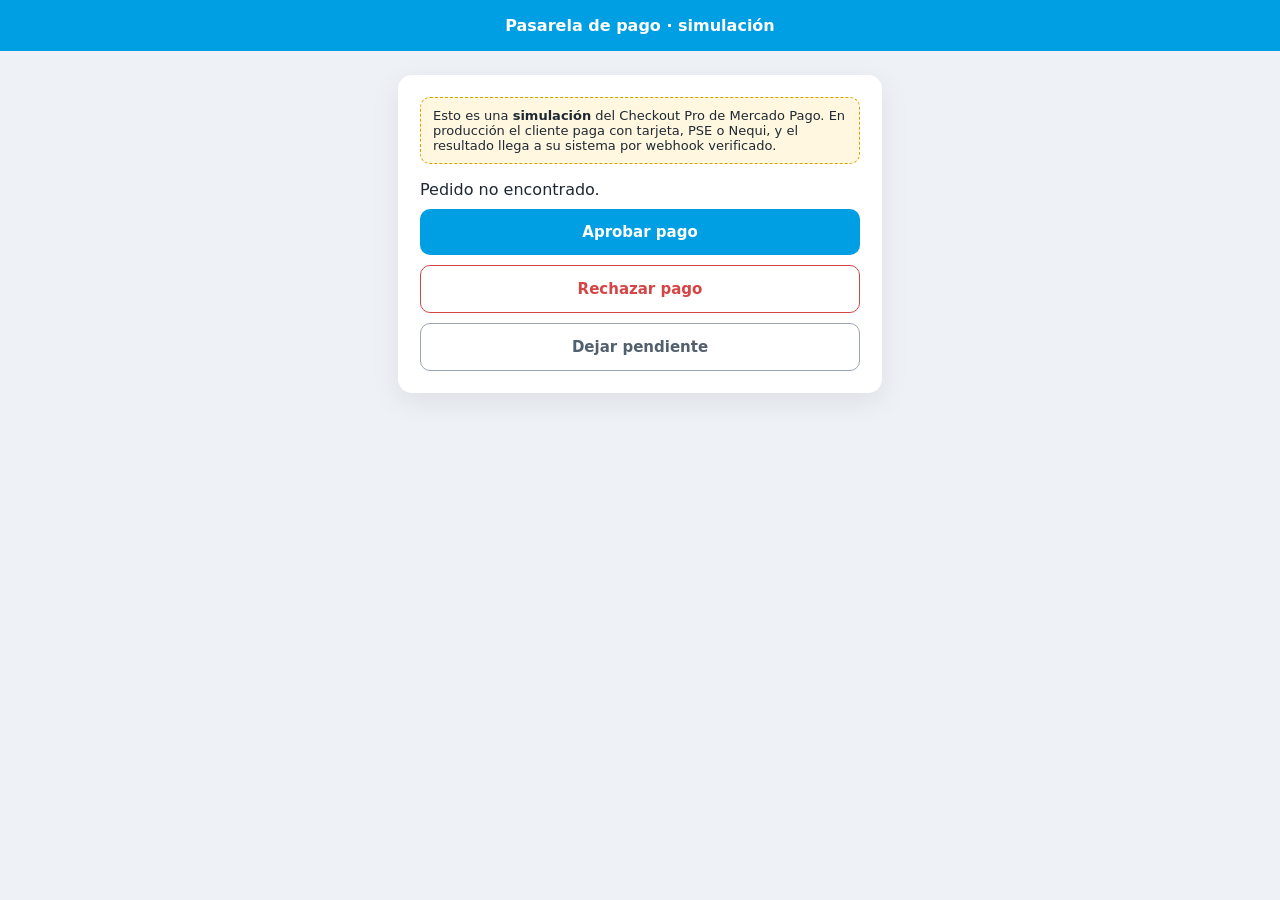
<file: mp-simulado.html>
<!doctype html>
<html lang="es">
<head>
<meta charset="utf-8">
<meta name="viewport" content="width=device-width, initial-scale=1">
<title>Pasarela simulada · Demo</title>
<style>
  body{margin:0;background:#eef1f5;font-family:system-ui,-apple-system,Segoe UI,Roboto,sans-serif;color:#1f2933}
  .top{background:#009ee3;color:#fff;padding:16px;text-align:center;font-weight:700}
  .card{background:#fff;max-width:440px;margin:24px auto;border-radius:14px;padding:22px;box-shadow:0 8px 30px rgba(0,0,0,.08)}
  .note{background:#fff7e0;border:1px dashed #d8a200;border-radius:10px;padding:10px 12px;font-size:13px;margin-bottom:16px}
  table{width:100%;border-collapse:collapse;font-size:14px}td{padding:6px 0}td:last-child{text-align:right}
  .total td{border-top:1px solid #e3e7ec;font-weight:700;padding-top:10px}
  button{width:100%;padding:14px;border-radius:10px;border:0;font:700 15px system-ui;cursor:pointer;margin-top:10px}
  .ok{background:#009ee3;color:#fff}.ko{background:#fff;border:1px solid #d64545;color:#d64545}.pend{background:#fff;border:1px solid #9aa5b1;color:#52606d}
  @media(max-width:480px){.card{margin:12px;padding:18px}}
</style>
</head>
<body>
<div class="top">Pasarela de pago · simulación</div>
<div class="card">
  <div class="note">Esto es una <b>simulación</b> del Checkout Pro de Mercado Pago. En producción el cliente paga con tarjeta, PSE o Nequi, y el resultado llega a su sistema por webhook verificado.</div>
  <div id="sum">Cargando…</div>
  <button class="ok" data-s="approved">Aprobar pago</button>
  <button class="ko" data-s="rejected">Rechazar pago</button>
  <button class="pend" data-s="pending">Dejar pendiente</button>
</div>
<script type="module">
import { db } from './mock/store.js';
import { decode } from './mock/store.js';
import { httpsCallable } from './mock/firebase-functions.js';
const id = new URLSearchParams(location.search).get('id');
const raw = db().cols.orders?.[id];
const money = (n) => new Intl.NumberFormat('es-CO', { style: 'currency', currency: 'COP', maximumFractionDigits: 0 }).format(n);
if (raw) {
  const o = decode(raw);
  document.getElementById('sum').innerHTML = `<p style="margin-top:0">Pedido <b>#${o.code}</b></p><table>${o.items.map((i) => `<tr><td>${i.name} × ${i.qty}</td><td>${money(i.price * i.qty)}</td></tr>`).join('')}
    <tr><td>Envío</td><td>${o.shippingFee ? money(o.shippingFee) : 'Gratis'}</td></tr><tr class="total"><td>Total</td><td>${money(o.total)}</td></tr></table>`;
} else document.getElementById('sum').textContent = 'Pedido no encontrado.';
document.querySelectorAll('button').forEach((b) => b.onclick = async () => {
  if (b.dataset.s !== 'pending') await httpsCallable(null, '__mpSimulate')({ orderId: id, status: b.dataset.s });
  location.href = `pedido.html?id=${id}`;
});
</script>
</body>
</html>
</file>
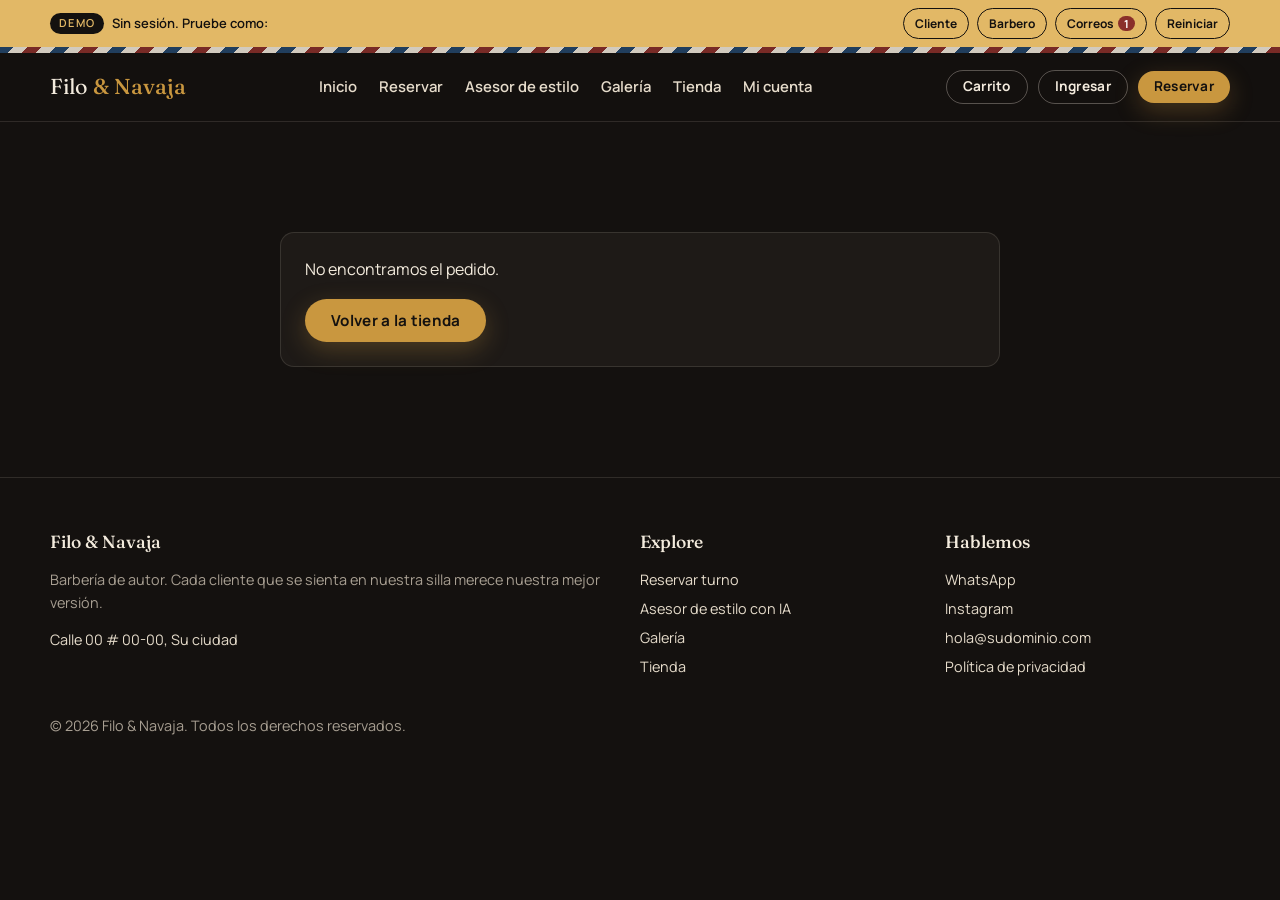
<file: pedido.html>
<!doctype html>
<html lang="es">
<head>
<meta charset="utf-8">
<meta name="robots" content="noindex, nofollow">
<script type="importmap">{"imports":{"https://www.gstatic.com/firebasejs/10.14.1/firebase-app.js":"./mock/firebase-app.js","https://www.gstatic.com/firebasejs/10.14.1/firebase-auth.js":"./mock/firebase-auth.js","https://www.gstatic.com/firebasejs/10.14.1/firebase-firestore.js":"./mock/firebase-firestore.js","https://www.gstatic.com/firebasejs/10.14.1/firebase-storage.js":"./mock/firebase-storage.js","https://www.gstatic.com/firebasejs/10.14.1/firebase-functions.js":"./mock/firebase-functions.js"}}</script>
<script type="module" src="mock/demo-bar.js"></script>
<meta name="viewport" content="width=device-width, initial-scale=1">
<title>[Demo] Su pedido · Filo & Navaja</title>
<meta name="robots" content="noindex">
<link rel="preconnect" href="https://fonts.googleapis.com"><link rel="preconnect" href="https://fonts.gstatic.com" crossorigin>
<link href="https://fonts.googleapis.com/css2?family=Fraunces:opsz,wght@9..144,400;9..144,500&family=Manrope:wght@400;500;600;700&display=swap" rel="stylesheet">
<link rel="stylesheet" href="css/styles.css">
</head>
<body>
<main class="section">
  <div class="wrap" style="max-width:720px">
    <div class="card" id="orderCard"><div class="loader"></div><p class="center muted">Consultando su pedido…</p></div>
  </div>
</main>
<script type="module">
import { doc, onSnapshot } from 'https://www.gstatic.com/firebasejs/10.14.1/firebase-firestore.js';
import { db } from './js/firebase.js';
import { renderChrome, esc, money, $, requireLogin, waLink } from './js/ui.js';

renderChrome('');
const id = new URLSearchParams(location.search).get('id');

const STATUS = {
  pendiente_pago:    { tag: 'warn', title: 'Estamos esperando la confirmación del pago', text: 'Si ya pagó, en unos segundos se actualizará esta página. Si eligió PSE o efectivo, puede tardar un poco más.' },
  pagado:            { tag: 'ok',   title: '¡Pago aprobado! Su pedido está en preparación', text: 'Le enviamos la confirmación a su correo. Gracias por confiar en nosotros.' },
  pendiente_entrega: { tag: 'ok',   title: 'Pedido confirmado: pagará al recibir', text: 'Ya lo estamos preparando. Tenga a mano el valor exacto para agilizar la entrega.' },
  enviado:           { tag: 'ok',   title: 'Su pedido va en camino', text: 'Muy pronto lo tendrá en sus manos.' },
  entregado:         { tag: 'ok',   title: 'Pedido entregado', text: 'Esperamos que lo disfrute. ¿Qué tal si lo estrena en su próximo corte?' },
  pago_rechazado:    { tag: 'bad',  title: 'El pago no fue aprobado', text: 'No se preocupe: no se le cobró. Puede intentarlo con otro medio de pago o elegir pago contra entrega.' },
  cancelado:         { tag: 'bad',  title: 'Pedido cancelado', text: 'Si fue un error, escríbanos y lo resolvemos de inmediato.' },
  revision_manual:   { tag: 'warn', title: 'Estamos verificando su pago', text: 'Un miembro del equipo lo revisará y le contactará muy pronto.' },
  reembolsado:       { tag: 'warn', title: 'Pago reembolsado', text: 'El reembolso fue procesado por Mercado Pago.' }
};

async function init() {
  if (!id) { $('#orderCard').innerHTML = '<p>No encontramos el pedido.</p><a class="btn btn-primary" href="tienda.html">Volver a la tienda</a>'; return; }
  await requireLogin('Ingrese para ver el estado de su pedido.');
  onSnapshot(doc(db, 'orders', id), (snap) => {
    if (!snap.exists()) { $('#orderCard').innerHTML = '<p>No encontramos el pedido.</p>'; return; }
    const o = snap.data();
    const s = STATUS[o.status] || { tag: '', title: o.status, text: '' };
    $('#orderCard').innerHTML = `
      <span class="tag ${s.tag}">Pedido #${esc(o.code)}</span>
      <h2 style="margin-top:14px">${s.title}</h2>
      <p class="muted">${s.text}</p>
      <table class="data">${o.items.map((i) => `<tr><td>${esc(i.name)} × ${i.qty}</td><td style="text-align:right">${money(i.price * i.qty)}</td></tr>`).join('')}
        <tr><td class="muted">Envío</td><td style="text-align:right">${o.shippingFee ? money(o.shippingFee) : 'Gratis'}</td></tr>
        <tr><td><b>Total</b></td><td style="text-align:right"><b>${money(o.total)}</b></td></tr></table>
      <p class="muted" style="margin-top:16px">Entrega: ${esc(o.shipping.address)}, ${esc(o.shipping.city)}</p>
      <div class="btn-row" style="margin-top:20px">
        ${o.status === 'pago_rechazado' ? '<a class="btn btn-primary" href="tienda.html#carrito">Intentar de nuevo</a>' : '<a class="btn btn-primary" href="reservar.html">Reservar mi próximo corte</a>'}
        <a class="btn btn-ghost" target="_blank" rel="noopener" href="${waLink(`Hola, tengo una pregunta sobre mi pedido #${o.code}`)}">Hablar con nosotros</a>
      </div>`;
  }, () => { $('#orderCard').innerHTML = '<p>No tiene acceso a este pedido con la cuenta actual.</p>'; });
}
init();
</script>
</body>
</html>
</file>
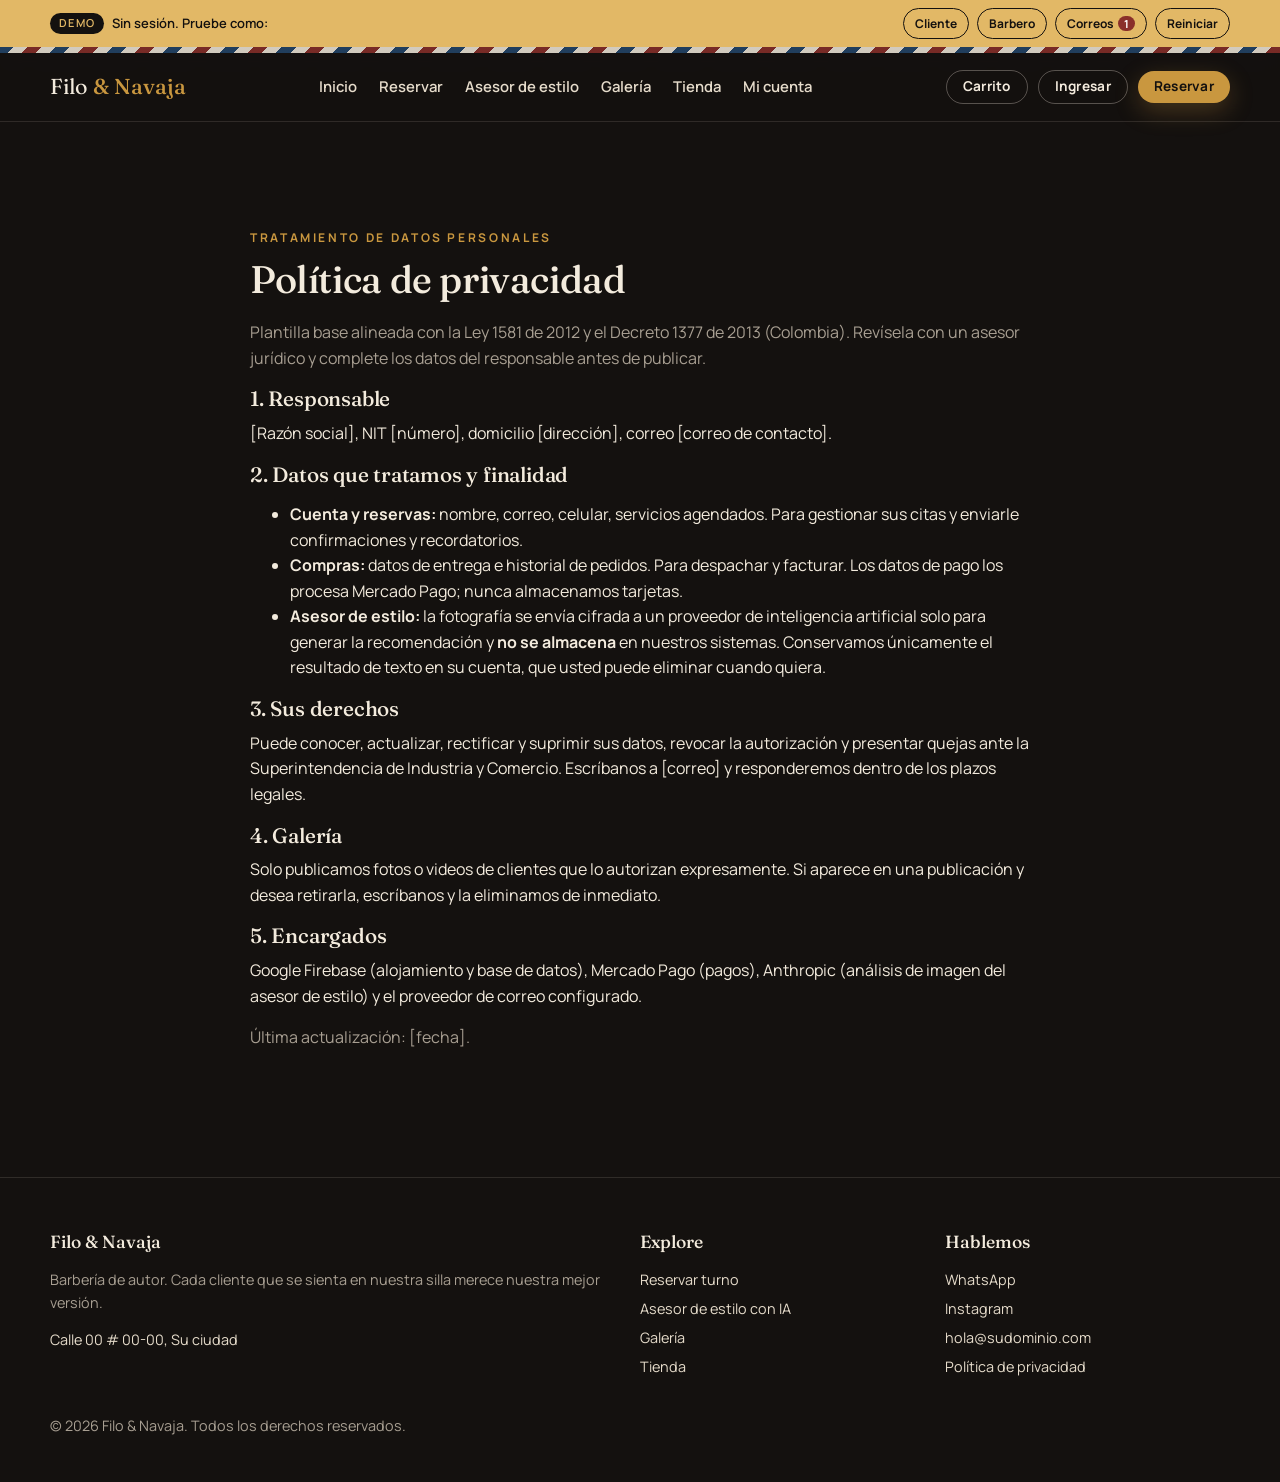
<file: privacidad.html>
<!doctype html>
<html lang="es">
<head>
<meta charset="utf-8">
<meta name="robots" content="noindex, nofollow">
<script type="importmap">{"imports":{"https://www.gstatic.com/firebasejs/10.14.1/firebase-app.js":"./mock/firebase-app.js","https://www.gstatic.com/firebasejs/10.14.1/firebase-auth.js":"./mock/firebase-auth.js","https://www.gstatic.com/firebasejs/10.14.1/firebase-firestore.js":"./mock/firebase-firestore.js","https://www.gstatic.com/firebasejs/10.14.1/firebase-storage.js":"./mock/firebase-storage.js","https://www.gstatic.com/firebasejs/10.14.1/firebase-functions.js":"./mock/firebase-functions.js"}}</script>
<script type="module" src="mock/demo-bar.js"></script>
<meta name="viewport" content="width=device-width, initial-scale=1">
<title>[Demo] Política de privacidad · Filo & Navaja</title>
<link rel="preconnect" href="https://fonts.googleapis.com"><link rel="preconnect" href="https://fonts.gstatic.com" crossorigin>
<link href="https://fonts.googleapis.com/css2?family=Fraunces:opsz,wght@9..144,400;9..144,500&family=Manrope:wght@400;500;600;700&display=swap" rel="stylesheet">
<link rel="stylesheet" href="css/styles.css">
</head>
<body>
<main class="section">
  <div class="wrap" style="max-width:780px">
    <span class="eyebrow">Tratamiento de datos personales</span>
    <h1 style="font-size:2.4rem">Política de privacidad</h1>
    <p class="muted">Plantilla base alineada con la Ley 1581 de 2012 y el Decreto 1377 de 2013 (Colombia). Revísela con un asesor jurídico y complete los datos del responsable antes de publicar.</p>

    <h3>1. Responsable</h3>
    <p>[Razón social], NIT [número], domicilio [dirección], correo [correo de contacto].</p>

    <h3>2. Datos que tratamos y finalidad</h3>
    <ul>
      <li><b>Cuenta y reservas:</b> nombre, correo, celular, servicios agendados. Para gestionar sus citas y enviarle confirmaciones y recordatorios.</li>
      <li><b>Compras:</b> datos de entrega e historial de pedidos. Para despachar y facturar. Los datos de pago los procesa Mercado Pago; nunca almacenamos tarjetas.</li>
      <li><b>Asesor de estilo:</b> la fotografía se envía cifrada a un proveedor de inteligencia artificial solo para generar la recomendación y <b>no se almacena</b> en nuestros sistemas. Conservamos únicamente el resultado de texto en su cuenta, que usted puede eliminar cuando quiera.</li>
    </ul>

    <h3>3. Sus derechos</h3>
    <p>Puede conocer, actualizar, rectificar y suprimir sus datos, revocar la autorización y presentar quejas ante la Superintendencia de Industria y Comercio. Escríbanos a [correo] y responderemos dentro de los plazos legales.</p>

    <h3>4. Galería</h3>
    <p>Solo publicamos fotos o videos de clientes que lo autorizan expresamente. Si aparece en una publicación y desea retirarla, escríbanos y la eliminamos de inmediato.</p>

    <h3>5. Encargados</h3>
    <p>Google Firebase (alojamiento y base de datos), Mercado Pago (pagos), Anthropic (análisis de imagen del asesor de estilo) y el proveedor de correo configurado.</p>

    <p class="muted">Última actualización: [fecha].</p>
  </div>
</main>
<script type="module">import { renderChrome } from './js/ui.js'; renderChrome('');</script>
</body>
</html>
</file>
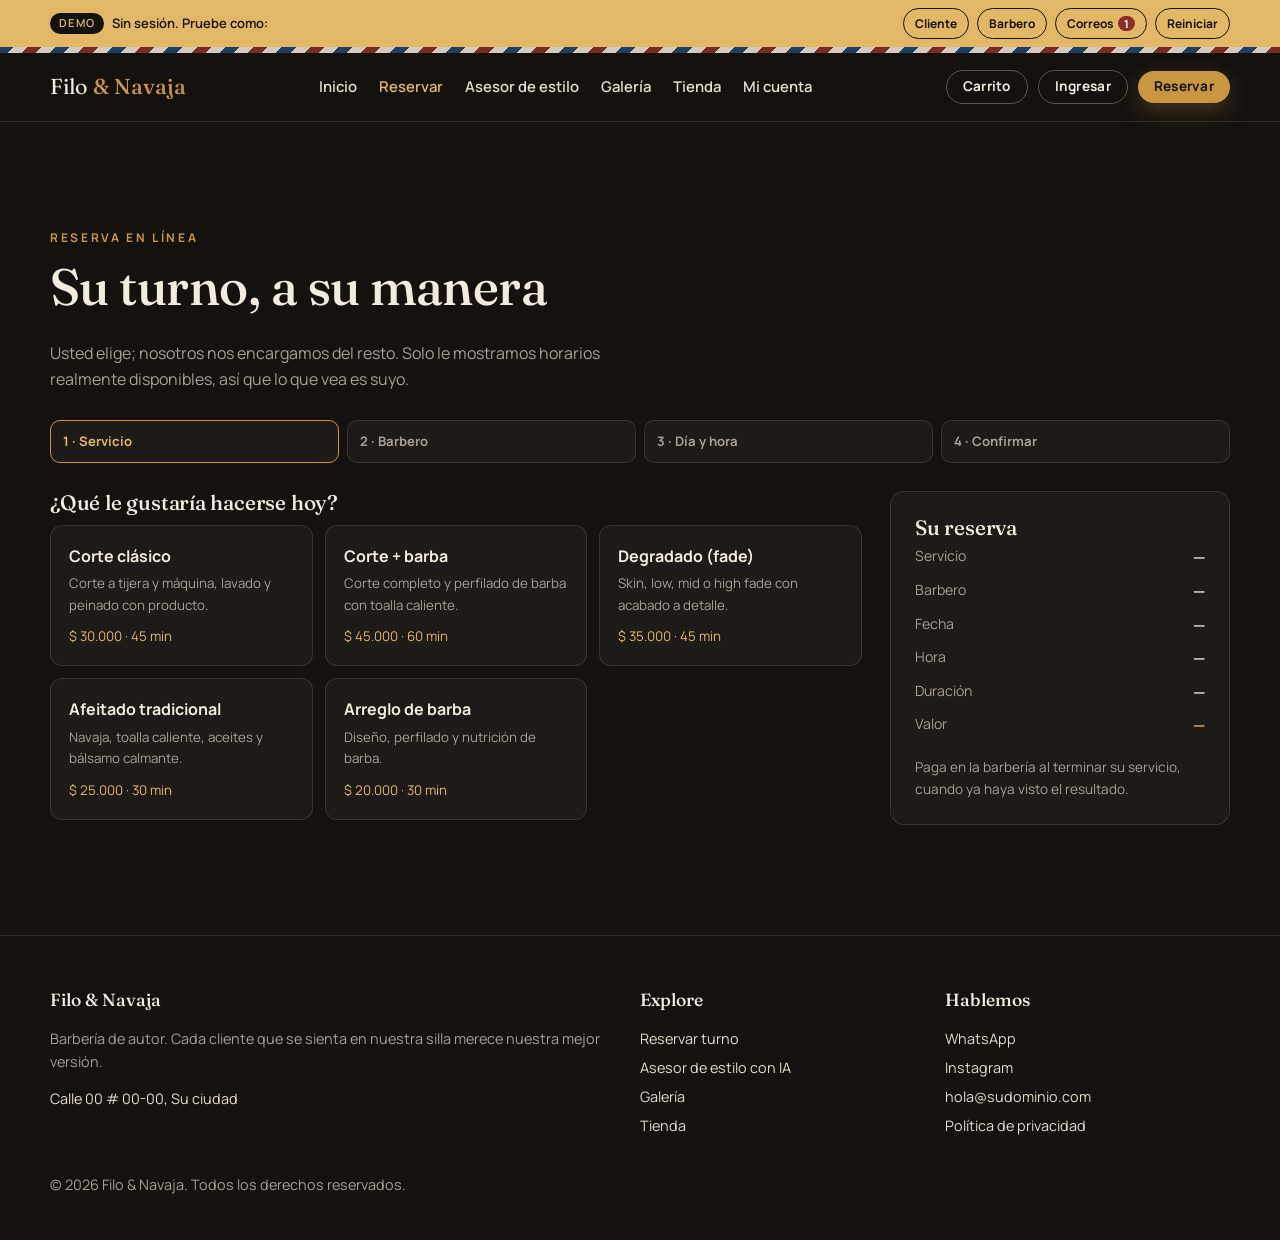
<file: reservar.html>
<!doctype html>
<html lang="es">
<head>
<meta charset="utf-8">
<meta name="robots" content="noindex, nofollow">
<script type="importmap">{"imports":{"https://www.gstatic.com/firebasejs/10.14.1/firebase-app.js":"./mock/firebase-app.js","https://www.gstatic.com/firebasejs/10.14.1/firebase-auth.js":"./mock/firebase-auth.js","https://www.gstatic.com/firebasejs/10.14.1/firebase-firestore.js":"./mock/firebase-firestore.js","https://www.gstatic.com/firebasejs/10.14.1/firebase-storage.js":"./mock/firebase-storage.js","https://www.gstatic.com/firebasejs/10.14.1/firebase-functions.js":"./mock/firebase-functions.js"}}</script>
<script type="module" src="mock/demo-bar.js"></script>
<meta name="viewport" content="width=device-width, initial-scale=1">
<title>[Demo] Reservar turno · Filo & Navaja</title>
<meta name="description" content="Elija servicio, barbero, día y hora. Reciba su recordatorio por correo cuando usted prefiera.">
<link rel="preconnect" href="https://fonts.googleapis.com"><link rel="preconnect" href="https://fonts.gstatic.com" crossorigin>
<link href="https://fonts.googleapis.com/css2?family=Fraunces:opsz,wght@9..144,400;9..144,500&family=Manrope:wght@400;500;600;700&display=swap" rel="stylesheet">
<link rel="stylesheet" href="css/styles.css">
</head>
<body>
<main class="section">
  <div class="wrap">
    <span class="eyebrow" id="modeEyebrow">Reserva en línea</span>
    <h1 style="font-size:clamp(2rem,4.5vw,3.2rem)" id="title">Su turno, a su manera</h1>
    <p class="muted" style="max-width:620px">Usted elige; nosotros nos encargamos del resto. Solo le mostramos horarios realmente disponibles, así que lo que vea es suyo.</p>

    <div class="stepper" id="stepper" style="margin-top:28px">
      <span data-step="1">1 · Servicio</span><span data-step="2">2 · Barbero</span><span data-step="3">3 · Día y hora</span><span data-step="4">4 · Confirmar</span>
    </div>

    <div class="booking-layout">
      <div>
        <section data-panel="1"><h3>¿Qué le gustaría hacerse hoy?</h3><div class="choice-grid" id="serviceList"></div></section>

        <section data-panel="2" class="hidden"><h3>¿Con quién se siente más cómodo?</h3><div class="choice-grid" id="barberList"></div>
          <button class="btn btn-ghost btn-small" data-back style="margin-top:18px">← Cambiar servicio</button></section>

        <section data-panel="3" class="hidden">
          <h3>Elija el día</h3>
          <div class="days" id="days"></div>
          <h3 style="margin-top:26px">Horarios disponibles</h3>
          <div id="slotsMsg" class="muted">Seleccione un día para ver los horarios.</div>
          <div class="slots" id="slots"></div>
          <button class="btn btn-ghost btn-small" data-back style="margin-top:18px">← Cambiar barbero</button>
        </section>

        <section data-panel="4" class="hidden">
          <h3>Ya casi. Solo unos datos para atenderle mejor</h3>
          <form id="confirmForm">
            <div class="form-row">
              <div class="field"><label for="cName">¿Cómo le gusta que lo llamemos?</label><input id="cName" maxlength="80" required></div>
              <div class="field"><label for="cPhone">Celular (WhatsApp)</label><input id="cPhone" type="tel" maxlength="20" inputmode="tel" required placeholder="300 000 0000"></div>
            </div>
            <div class="field"><label for="cReminder">¿Cuándo quiere que le recordemos la cita por correo?</label><select id="cReminder"></select></div>
            <div class="field"><label for="cNotes">¿Algo que su barbero deba saber? (opcional)</label><textarea id="cNotes" rows="3" maxlength="500" placeholder="Ej.: quiero el degradado más bajo que la última vez"></textarea></div>
            <div class="btn-row">
              <button class="btn btn-primary" type="submit" id="confirmBtn">Confirmar mi turno</button>
              <button class="btn btn-ghost" type="button" data-back>← Cambiar horario</button>
            </div>
            <p class="muted" style="font-size:.85rem;margin-top:14px">Al confirmar, recibirá un correo con todos los detalles. Puede reprogramar o cancelar desde su cuenta.</p>
          </form>
        </section>

        <section data-panel="5" class="hidden">
          <div class="card" style="border-color:var(--brass)">
            <span class="eyebrow">¡Listo!</span>
            <h2 id="doneTitle">Su silla le está esperando</h2>
            <p id="doneText" class="muted"></p>
            <div class="btn-row">
              <a href="cuenta.html" class="btn btn-primary">Ver mis citas</a>
              <a href="tienda.html" class="btn btn-ghost">Preparar mi kit de cuidado</a>
              <a href="#" class="btn btn-ghost" id="calLink" target="_blank" rel="noopener">Agregar a Google Calendar</a>
            </div>
          </div>
        </section>
      </div>

      <aside class="card summary">
        <h3>Su reserva</h3>
        <dl>
          <dt>Servicio</dt><dd id="sService">—</dd>
          <dt>Barbero</dt><dd id="sBarber">—</dd>
          <dt>Fecha</dt><dd id="sDate">—</dd>
          <dt>Hora</dt><dd id="sTime">—</dd>
          <dt>Duración</dt><dd id="sDur">—</dd>
          <dt>Valor</dt><dd id="sPrice" style="color:var(--brass-2)">—</dd>
        </dl>
        <p class="muted" style="font-size:.85rem;margin:0">Paga en la barbería al terminar su servicio, cuando ya haya visto el resultado.</p>
      </aside>
    </div>
  </div>
</main>
<script type="module" src="js/booking.js"></script>
</body>
</html>
</file>
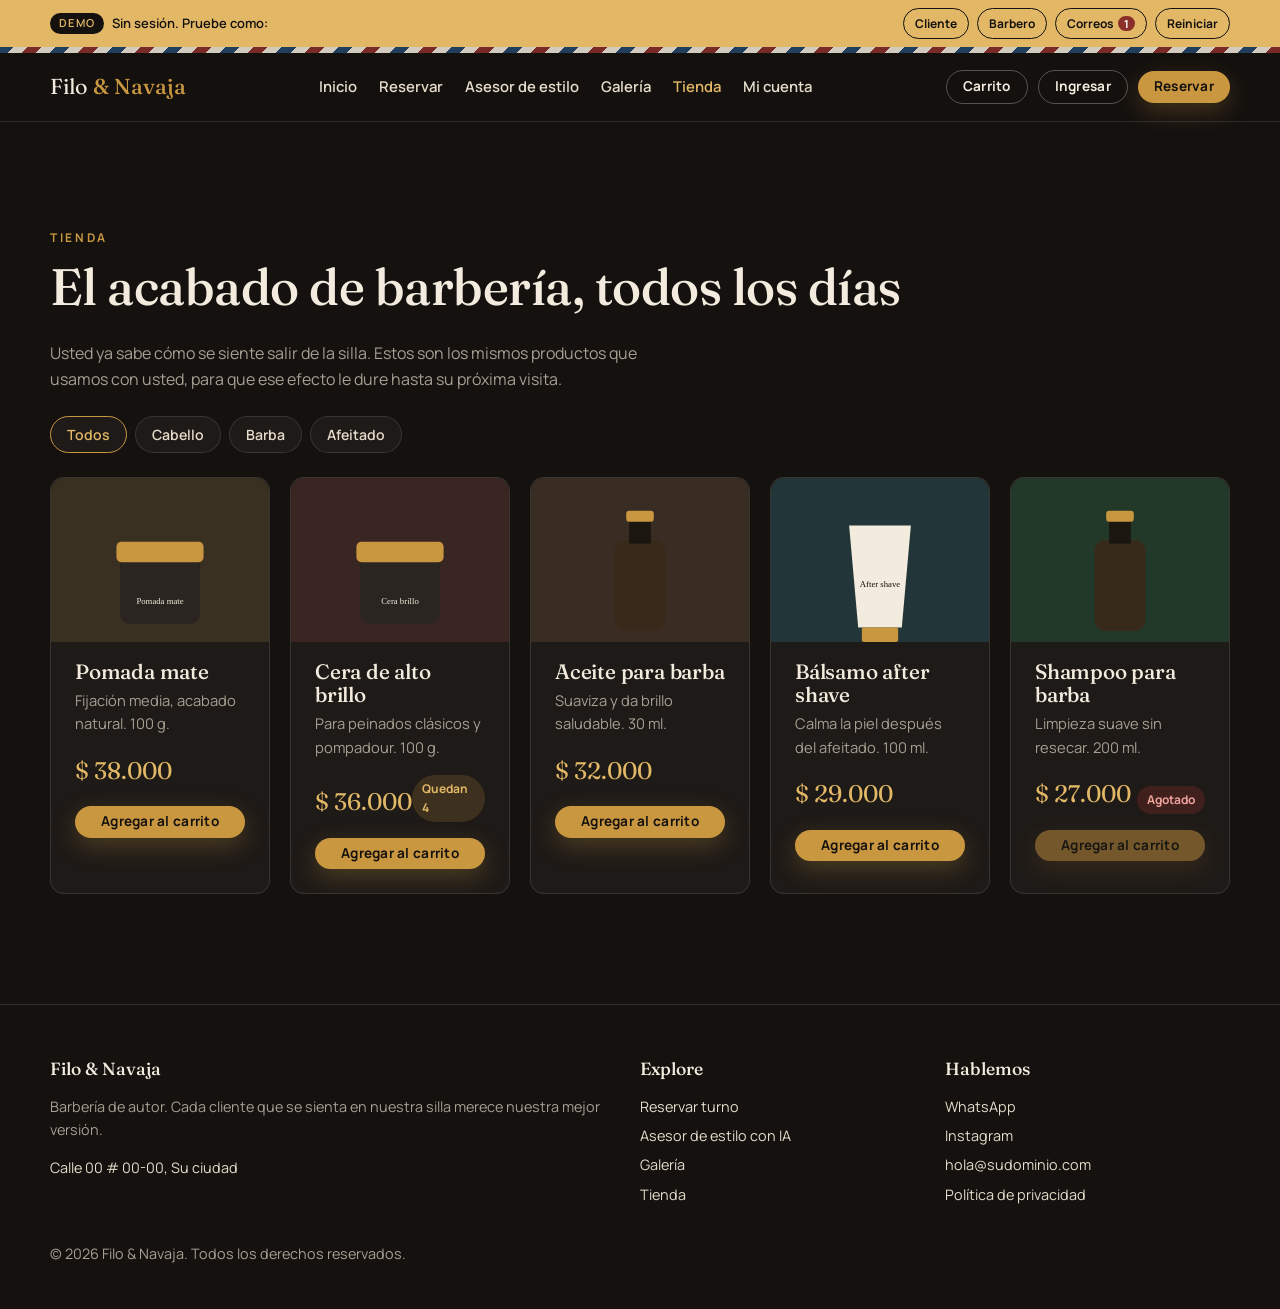
<file: tienda.html>
<!doctype html>
<html lang="es">
<head>
<meta charset="utf-8">
<meta name="robots" content="noindex, nofollow">
<script type="importmap">{"imports":{"https://www.gstatic.com/firebasejs/10.14.1/firebase-app.js":"./mock/firebase-app.js","https://www.gstatic.com/firebasejs/10.14.1/firebase-auth.js":"./mock/firebase-auth.js","https://www.gstatic.com/firebasejs/10.14.1/firebase-firestore.js":"./mock/firebase-firestore.js","https://www.gstatic.com/firebasejs/10.14.1/firebase-storage.js":"./mock/firebase-storage.js","https://www.gstatic.com/firebasejs/10.14.1/firebase-functions.js":"./mock/firebase-functions.js"}}</script>
<script type="module" src="mock/demo-bar.js"></script>
<meta name="viewport" content="width=device-width, initial-scale=1">
<title>[Demo] Tienda · Filo & Navaja</title>
<meta name="description" content="Productos profesionales para cabello, barba y afeitado. Pague con Mercado Pago o contra entrega.">
<link rel="preconnect" href="https://fonts.googleapis.com"><link rel="preconnect" href="https://fonts.gstatic.com" crossorigin>
<link href="https://fonts.googleapis.com/css2?family=Fraunces:opsz,wght@9..144,400;9..144,500&family=Manrope:wght@400;500;600;700&display=swap" rel="stylesheet">
<link rel="stylesheet" href="css/styles.css">
</head>
<body>
<main class="section">
  <div class="wrap">
    <span class="eyebrow">Tienda</span>
    <h1 style="font-size:clamp(2rem,4.5vw,3.2rem)">El acabado de barbería, todos los días</h1>
    <p class="muted" style="max-width:640px">Usted ya sabe cómo se siente salir de la silla. Estos son los mismos productos que usamos con usted, para que ese efecto le dure hasta su próxima visita.</p>
    <div class="filters" id="filters" style="margin-top:24px"></div>
    <div class="grid grid-4" id="grid"><div class="empty">Cargando productos…</div></div>
  </div>
</main>

<div class="scrim" id="scrim"></div>
<aside class="drawer" id="drawer" aria-label="Carrito">
  <header style="display:flex;justify-content:space-between;align-items:center">
    <h3 style="margin:0" id="drawerTitle">Su carrito</h3>
    <button class="btn btn-ghost btn-small" id="closeDrawer">Cerrar</button>
  </header>
  <div class="body">
    <div id="cartView"></div>
    <form id="checkout" class="hidden">
      <h3>¿A dónde se lo llevamos?</h3>
      <div class="field"><label for="shName">Nombre de quien recibe</label><input id="shName" required maxlength="80" autocomplete="name"></div>
      <div class="field"><label for="shPhone">Celular</label><input id="shPhone" type="tel" required maxlength="20" autocomplete="tel"></div>
      <div class="field"><label for="shAddress">Dirección</label><input id="shAddress" required maxlength="160" autocomplete="street-address" placeholder="Calle, número, apto, barrio"></div>
      <div class="field"><label for="shCity">Ciudad</label><input id="shCity" required maxlength="60" autocomplete="address-level2"></div>
      <div class="field"><label for="shNotes">Indicaciones (opcional)</label><input id="shNotes" maxlength="300" placeholder="Ej.: portería, entregar después de las 5 p. m."></div>
      <h3 style="margin-top:22px">¿Cómo prefiere pagar?</h3>
      <label class="pay-option" id="payMp"><input type="radio" name="pay" value="mercadopago" checked><span><b>Pago en línea con Mercado Pago</b><br><small class="muted">Tarjeta, PSE, Nequi y más. Seguro y al instante.</small></span></label>
      <label class="pay-option" id="payCod"><input type="radio" name="pay" value="contraentrega"><span><b>Pago contra entrega</b><br><small class="muted">Paga en efectivo cuando reciba su pedido.</small></span></label>
    </form>
  </div>
  <footer>
    <div style="display:flex;justify-content:space-between"><span class="muted">Subtotal</span><b id="subtotal">$0</b></div>
    <div style="display:flex;justify-content:space-between"><span class="muted">Envío</span><span id="shipping">—</span></div>
    <p class="muted" style="font-size:.82rem;margin:6px 0 14px" id="shipHint"></p>
    <button class="btn btn-primary" style="width:100%" id="nextBtn">Continuar con mi compra</button>
  </footer>
</aside>

<script type="module" src="js/shop.js"></script>
</body>
</html>
</file>
<file: css/styles.css>
/* ─────────────────────────────────────────────────────────────
   Filo & Navaja · Sistema visual
   Carbón profundo, latón envejecido y crema de toalla caliente.
   ───────────────────────────────────────────────────────────── */
:root {
  --ink: #14110f;
  --ink-2: #1e1a17;
  --ink-3: #2a2521;
  --cream: #f3ebdd;
  --cream-2: #e6dccb;
  --muted: #a89f92;
  --brass: #c9973f;
  --brass-2: #e2b866;
  --oxblood: #8a2f2a;
  --ok: #4f8a5b;
  --line: rgba(243, 235, 221, .12);
  --radius: 14px;
  --shadow: 0 18px 50px rgba(0, 0, 0, .35);
  --display: 'Fraunces', Georgia, serif;
  --body: 'Manrope', system-ui, sans-serif;
  --max: 1180px;
}

* { box-sizing: border-box; }
html { scroll-behavior: smooth; }
body {
  margin: 0; background: var(--ink); color: var(--cream);
  font-family: var(--body); font-size: 16px; line-height: 1.6;
  -webkit-font-smoothing: antialiased;
}
img, video { max-width: 100%; display: block; }
a { color: var(--brass-2); text-decoration: none; }
a:hover { text-decoration: underline; }
h1, h2, h3 { font-family: var(--display); font-weight: 500; line-height: 1.12; margin: 0 0 .5em; letter-spacing: -.01em; }
h1 { font-size: clamp(2.3rem, 6vw, 4.4rem); }
h2 { font-size: clamp(1.8rem, 4vw, 2.8rem); }
h3 { font-size: 1.3rem; }
p { margin: 0 0 1em; }
.muted { color: var(--muted); }
.wrap { width: min(var(--max), 100% - 32px); margin-inline: auto; }
.section { padding: clamp(56px, 9vw, 110px) 0; }
.eyebrow { font: 700 .75rem/1 var(--body); letter-spacing: .22em; text-transform: uppercase; color: var(--brass); margin-bottom: 14px; display: block; }
.center { text-align: center; }
.hidden { display: none !important; }

/* Franja tipo poste de barbería */
.pole { height: 6px; background: repeating-linear-gradient(-45deg, var(--oxblood) 0 10px, var(--cream) 10px 20px, #23466b 20px 30px, var(--cream) 30px 40px); opacity: .85; }

/* ── Encabezado ── */
.site-header { position: sticky; top: 0; z-index: 50; background: rgba(20, 17, 15, .88); backdrop-filter: blur(10px); border-bottom: 1px solid var(--line); }
.site-header .wrap { display: flex; align-items: center; justify-content: space-between; gap: 16px; height: 68px; }
.brand { font-family: var(--display); font-size: 1.35rem; color: var(--cream); white-space: nowrap; }
.brand b { color: var(--brass); font-weight: 500; }
.brand:hover { text-decoration: none; }
.nav { display: flex; align-items: center; gap: 22px; }
.nav a { color: var(--cream-2); font-weight: 600; font-size: .93rem; }
.nav a.active, .nav a:hover { color: var(--brass-2); text-decoration: none; }
.nav-actions { display: flex; align-items: center; gap: 10px; }
.cart-link { position: relative; }
.cart-badge { position: absolute; top: -8px; right: -12px; background: var(--oxblood); color: #fff; font-size: .7rem; min-width: 18px; height: 18px; border-radius: 999px; display: grid; place-items: center; padding: 0 5px; }
.menu-btn { display: none; background: none; border: 1px solid var(--line); color: var(--cream); border-radius: 10px; padding: 8px 12px; font-size: 1rem; }

.nav .nav-auth { display: none; }

/* Tableta y móvil: menú desplegable anclado al encabezado. El carrito
   sigue visible; el acceso a la cuenta pasa dentro del menú. */
@media (max-width: 900px) {
  .menu-btn { display: block; }
  .nav { position: absolute; top: 100%; left: 0; right: 0; background: var(--ink); flex-direction: column; align-items: stretch; padding: 12px 24px 22px; gap: 4px; border-bottom: 1px solid var(--line); box-shadow: var(--shadow);
         opacity: 0; visibility: hidden; transform: translateY(-8px); transition: opacity .2s, transform .2s, visibility .2s; }
  .nav.open { opacity: 1; visibility: visible; transform: none; }
  .nav a, .nav .nav-auth { padding: 12px 0; font-size: 1.05rem; border-bottom: 1px solid var(--line); }
  .nav .nav-auth { display: block; text-align: left; background: none; border-left: 0; border-right: 0; border-top: 0; color: var(--brass-2); font: 700 1.05rem var(--body); cursor: pointer; }
  .nav-actions #authBtn { display: none; }
}

@media (max-width: 560px) {
  .site-header .wrap { height: 60px; gap: 10px; }
  .brand { font-size: 1.15rem; }
  .nav-actions { gap: 8px; }
  .nav-actions > .btn-primary { display: none; } /* el botón flotante cumple esa función */
  .cart-link { padding: 9px 13px; }
  body { padding-bottom: 76px; } /* espacio para el botón flotante */
}

/* ── Botones ── */
.btn { display: inline-flex; align-items: center; justify-content: center; gap: 8px; border: 0; cursor: pointer; border-radius: 999px; padding: 14px 26px; font: 700 .95rem/1 var(--body); letter-spacing: .02em; transition: transform .15s, background .15s, box-shadow .15s; text-decoration: none !important; }
.btn:active { transform: translateY(1px); }
.btn-primary { background: var(--brass); color: var(--ink); box-shadow: 0 8px 24px rgba(201, 151, 63, .28); }
.btn-primary:hover { background: var(--brass-2); }
.btn-ghost { background: transparent; color: var(--cream); border: 1px solid rgba(243, 235, 221, .3); }
.btn-ghost:hover { border-color: var(--brass); color: var(--brass-2); }
.btn-small { padding: 9px 16px; font-size: .85rem; }
.btn-danger { background: transparent; color: #f0a39d; border: 1px solid rgba(240, 163, 157, .4); }
.btn[disabled] { opacity: .5; cursor: not-allowed; }
.btn-row { display: flex; flex-wrap: wrap; gap: 12px; }

/* ── Hero ── */
.hero { position: relative; min-height: min(88vh, 760px); display: grid; align-items: center; overflow: hidden; }
.hero::before { content: ''; position: absolute; inset: 0; background:
  radial-gradient(ellipse at 75% 35%, rgba(201, 151, 63, .22), transparent 55%),
  radial-gradient(ellipse at 10% 90%, rgba(138, 47, 42, .25), transparent 50%),
  var(--hero-img, none) center/cover no-repeat; opacity: 1; }
.hero::after { content: ''; position: absolute; inset: 0; background: linear-gradient(90deg, var(--ink) 25%, rgba(20, 17, 15, .55) 70%, rgba(20, 17, 15, .3)); }
.hero .wrap { position: relative; z-index: 1; }
.hero p.lead { font-size: clamp(1.05rem, 2vw, 1.3rem); color: var(--cream-2); max-width: 560px; }
.hero-proof { display: flex; gap: 28px; margin-top: 34px; flex-wrap: wrap; color: var(--muted); font-size: .9rem; }
.hero-proof b { display: block; color: var(--cream); font-family: var(--display); font-size: 1.6rem; font-weight: 500; }

/* ── Tarjetas y rejillas ── */
.grid { display: grid; gap: 20px; }
.grid-2 { grid-template-columns: repeat(auto-fit, minmax(300px, 1fr)); }
.grid-3 { grid-template-columns: repeat(auto-fit, minmax(260px, 1fr)); }
.grid-4 { grid-template-columns: repeat(auto-fill, minmax(220px, 1fr)); }
.card { background: var(--ink-2); border: 1px solid var(--line); border-radius: var(--radius); padding: 24px; }
.card h3 { margin-bottom: 6px; }
.card .price { font-family: var(--display); font-size: 1.5rem; color: var(--brass-2); }
.card-media { margin: -24px -24px 18px; aspect-ratio: 4/3; background: var(--ink-3); border-radius: var(--radius) var(--radius) 0 0; overflow: hidden; display: grid; place-items: center; color: var(--muted); font-size: 2.5rem; }
.card-media img { width: 100%; height: 100%; object-fit: cover; }
.service-meta { display: flex; justify-content: space-between; align-items: end; margin-top: 16px; }
.tag { display: inline-block; font-size: .75rem; font-weight: 700; padding: 4px 10px; border-radius: 999px; background: var(--ink-3); color: var(--cream-2); }
.tag.ok { background: rgba(79, 138, 91, .2); color: #9fd3a9; }
.tag.warn { background: rgba(201, 151, 63, .18); color: var(--brass-2); }
.tag.bad { background: rgba(138, 47, 42, .3); color: #f0a39d; }

/* Banda de llamado a la acción */
.cta-band { background: linear-gradient(120deg, var(--oxblood), #5d1f1c); border-radius: 22px; padding: clamp(32px, 6vw, 60px); display: grid; grid-template-columns: 1.4fr auto; gap: 24px; align-items: center; }
.cta-band h2 { margin: 0 0 8px; }
.cta-band p { margin: 0; color: #f4d9d4; }
@media (max-width: 760px) { .cta-band { grid-template-columns: 1fr; } }

.steps-how { counter-reset: how; }
.steps-how .card { position: relative; padding-top: 54px; }
.steps-how .card::before { counter-increment: how; content: '0' counter(how); position: absolute; top: 18px; left: 24px; font-family: var(--display); color: var(--brass); font-size: 1.4rem; }

/* ── Formularios ── */
label { display: block; font-weight: 600; font-size: .9rem; margin-bottom: 6px; color: var(--cream-2); }
input, select, textarea { width: 100%; background: var(--ink); color: var(--cream); border: 1px solid rgba(243, 235, 221, .2); border-radius: 10px; padding: 12px 14px; font: inherit; }
input:focus, select:focus, textarea:focus { outline: 2px solid var(--brass); outline-offset: 1px; border-color: transparent; }
.field { margin-bottom: 16px; }
.check { display: flex; gap: 10px; align-items: flex-start; font-weight: 500; }
.check input { width: auto; margin-top: 4px; accent-color: var(--brass); }
.form-row { display: grid; grid-template-columns: repeat(auto-fit, minmax(200px, 1fr)); gap: 0 16px; }

/* ── Reservas (stepper) ── */
.stepper { display: flex; gap: 8px; margin-bottom: 28px; flex-wrap: wrap; }
.stepper span { flex: 1; min-width: 110px; padding: 10px 12px; border-radius: 10px; background: var(--ink-2); border: 1px solid var(--line); font-size: .82rem; font-weight: 700; color: var(--muted); }
.stepper span.on { border-color: var(--brass); color: var(--brass-2); }
.stepper span.done { color: var(--cream); }
.choice-grid { display: grid; gap: 12px; grid-template-columns: repeat(auto-fill, minmax(230px, 1fr)); }
.choice { text-align: left; background: var(--ink-2); border: 1px solid var(--line); color: var(--cream); padding: 18px; border-radius: 12px; cursor: pointer; font: inherit; transition: border-color .15s, transform .15s; }
.choice:hover { border-color: rgba(201, 151, 63, .6); transform: translateY(-2px); }
.choice.selected { border-color: var(--brass); background: rgba(201, 151, 63, .1); }
.choice small { color: var(--muted); display: block; margin-top: 4px; }
.days { display: flex; gap: 10px; overflow-x: auto; padding-bottom: 8px; scroll-snap-type: x mandatory; }
.day { flex: 0 0 76px; scroll-snap-align: start; text-align: center; padding: 12px 6px; border-radius: 12px; background: var(--ink-2); border: 1px solid var(--line); cursor: pointer; color: var(--cream); font: inherit; }
.day b { display: block; font-family: var(--display); font-size: 1.5rem; font-weight: 500; }
.day small { color: var(--muted); font-size: .75rem; text-transform: capitalize; }
.day.selected { border-color: var(--brass); background: rgba(201, 151, 63, .12); }
.day[disabled] { opacity: .35; cursor: not-allowed; }
.slots { display: grid; grid-template-columns: repeat(auto-fill, minmax(88px, 1fr)); gap: 10px; margin-top: 18px; }
.slot { padding: 11px 0; border-radius: 10px; background: var(--ink-2); border: 1px solid var(--line); color: var(--cream); cursor: pointer; font: 700 .95rem var(--body); }
.slot.selected, .slot:hover { border-color: var(--brass); color: var(--brass-2); }
.summary { position: sticky; top: 90px; }
.summary dl { display: grid; grid-template-columns: auto 1fr; gap: 8px 14px; margin: 0 0 18px; }
.summary dt { color: var(--muted); font-size: .88rem; }
.summary dd { margin: 0; font-weight: 600; text-align: right; }
.booking-layout { display: grid; grid-template-columns: 1fr 340px; gap: 28px; align-items: start; }
@media (max-width: 900px) { .booking-layout { grid-template-columns: 1fr; } .summary { position: static; } }

/* ── Tienda ── */
.qty { display: inline-flex; align-items: center; border: 1px solid var(--line); border-radius: 999px; }
.qty button { background: none; border: 0; color: var(--cream); width: 34px; height: 34px; cursor: pointer; font-size: 1.1rem; }
.qty span { min-width: 26px; text-align: center; font-weight: 700; }
.drawer { position: fixed; top: 0; right: 0; height: 100%; height: 100dvh; width: min(440px, 100%); background: var(--ink-2); border-left: 1px solid var(--line); z-index: 80; transform: translateX(100%); transition: transform .25s; display: flex; flex-direction: column; }
.drawer.open { transform: none; }
.drawer header, .drawer footer { padding: 20px 22px; border-bottom: 1px solid var(--line); }
.drawer footer { border-top: 1px solid var(--line); border-bottom: 0; margin-top: auto; }
.drawer .body { padding: 18px 22px; overflow-y: auto; flex: 1; }
.cart-line { display: grid; grid-template-columns: 1fr auto; gap: 8px; padding: 14px 0; border-bottom: 1px solid var(--line); }
.scrim { position: fixed; inset: 0; background: rgba(0, 0, 0, .55); z-index: 70; display: none; }
.scrim.open { display: block; }
.pay-option { display: flex; gap: 12px; align-items: flex-start; padding: 14px; border: 1px solid var(--line); border-radius: 12px; margin-bottom: 10px; cursor: pointer; }
.pay-option:has(input:checked) { border-color: var(--brass); background: rgba(201, 151, 63, .08); }
.pay-option input { width: auto; accent-color: var(--brass); margin-top: 5px; }

/* ── Asesor IA ── */
.advisor { display: grid; grid-template-columns: 1fr 1fr; gap: 28px; align-items: start; }
@media (max-width: 900px) { .advisor { grid-template-columns: 1fr; } }
.dropzone { border: 2px dashed rgba(243, 235, 221, .25); border-radius: 18px; aspect-ratio: 3/4; display: grid; place-items: center; text-align: center; padding: 20px; cursor: pointer; overflow: hidden; position: relative; background: var(--ink-2); }
.dropzone.drag { border-color: var(--brass); }
.dropzone img, .dropzone video { position: absolute; inset: 0; width: 100%; height: 100%; object-fit: cover; }
.face-guide { position: absolute; inset: 12% 22%; border: 2px solid rgba(226, 184, 102, .7); border-radius: 50% 50% 46% 46%; pointer-events: none; }
.reco { border-left: 3px solid var(--brass); }
.reco + .reco { margin-top: 14px; }
.reco .rank { font-family: var(--display); color: var(--brass); font-size: 1.1rem; }
.barber-notes { background: var(--ink); border-radius: 10px; padding: 12px 14px; font-size: .9rem; color: var(--cream-2); margin-top: 10px; }
.loader { width: 44px; height: 44px; border-radius: 50%; border: 3px solid var(--line); border-top-color: var(--brass); animation: spin 1s linear infinite; margin: 0 auto 14px; }
@keyframes spin { to { transform: rotate(360deg); } }

/* ── Galería ── */
.filters { display: flex; gap: 8px; flex-wrap: wrap; margin-bottom: 24px; }
.filters button { background: var(--ink-2); color: var(--cream-2); border: 1px solid var(--line); border-radius: 999px; padding: 8px 16px; cursor: pointer; font: 600 .88rem var(--body); }
.filters button.on { border-color: var(--brass); color: var(--brass-2); }
.masonry { columns: 3 260px; column-gap: 14px; }
.masonry figure { break-inside: avoid; margin: 0 0 14px; position: relative; border-radius: 12px; overflow: hidden; cursor: zoom-in; background: var(--ink-2); }
.masonry figure img, .masonry figure video { width: 100%; height: auto; }
.masonry figcaption { position: absolute; inset: auto 0 0 0; padding: 30px 14px 12px; background: linear-gradient(transparent, rgba(0, 0, 0, .75)); font-size: .88rem; }
.play-badge { position: absolute; top: 10px; right: 10px; background: rgba(0, 0, 0, .6); border-radius: 999px; padding: 4px 10px; font-size: .75rem; }
.lightbox { position: fixed; inset: 0; background: rgba(0, 0, 0, .92); z-index: 90; display: none; place-items: center; padding: 20px; }
.lightbox.open { display: grid; }
.lightbox img, .lightbox video { max-height: 86vh; border-radius: 10px; }
.lightbox .close { position: absolute; top: 18px; right: 22px; font-size: 2rem; background: none; border: 0; color: #fff; cursor: pointer; }

/* ── Modal, toast, tablas ── */
.modal { position: fixed; inset: 0; background: rgba(0, 0, 0, .65); z-index: 100; display: none; place-items: center; padding: 16px; }
.modal.open { display: grid; }
.modal .card { width: min(440px, 100%); box-shadow: var(--shadow); position: relative; }
.modal .x { position: absolute; top: 12px; right: 14px; background: none; border: 0; color: var(--muted); font-size: 1.5rem; cursor: pointer; }
.divider { display: flex; align-items: center; gap: 12px; color: var(--muted); font-size: .8rem; margin: 18px 0; }
.divider::before, .divider::after { content: ''; flex: 1; height: 1px; background: var(--line); }
.toast { position: fixed; left: 50%; bottom: calc(24px + env(safe-area-inset-bottom)); transform: translate(-50%, 20px); background: var(--cream); color: var(--ink); padding: 14px 22px; border-radius: 12px; font-weight: 600; z-index: 120; transition: transform .25s, opacity .25s, visibility .25s; max-width: calc(100% - 32px); width: max-content; box-shadow: var(--shadow); opacity: 0; visibility: hidden; pointer-events: none; }
.toast.show { transform: translate(-50%, 0); opacity: 1; visibility: visible; }
@media (max-width: 760px) { .toast { bottom: calc(84px + env(safe-area-inset-bottom)); } }
.toast.error { background: #f4d2ce; }
.table-wrap { overflow-x: auto; }
table.data { width: 100%; border-collapse: collapse; font-size: .92rem; }
table.data th, table.data td { padding: 12px 10px; border-bottom: 1px solid var(--line); text-align: left; vertical-align: top; }
table.data th { color: var(--muted); font-weight: 600; font-size: .8rem; text-transform: uppercase; letter-spacing: .08em; }
.tabs { display: flex; gap: 6px; border-bottom: 1px solid var(--line); margin-bottom: 26px; overflow-x: auto; }
.tabs button { background: none; border: 0; border-bottom: 2px solid transparent; color: var(--muted); padding: 12px 16px; font: 700 .9rem var(--body); cursor: pointer; white-space: nowrap; }
.tabs button.on { color: var(--brass-2); border-color: var(--brass); }
.empty { text-align: center; color: var(--muted); padding: 40px 10px; }

/* ── Pie ── */
.site-footer { border-top: 1px solid var(--line); padding: 50px 0 30px; color: var(--muted); font-size: .9rem; }
.site-footer .grid { grid-template-columns: 2fr 1fr 1fr; }
.site-footer h4 { color: var(--cream); font-family: var(--display); font-weight: 500; margin: 0 0 12px; font-size: 1.1rem; }
.site-footer a { color: var(--cream-2); display: block; margin-bottom: 6px; }
@media (max-width: 760px) { .site-footer .grid { grid-template-columns: 1fr; } }

/* Botón flotante de reserva en móvil */
.fab { position: fixed; right: 16px; bottom: calc(16px + env(safe-area-inset-bottom)); z-index: 60; display: none; }
@media (max-width: 760px) { .fab { display: inline-flex; } }
body[data-page="reservar.html"] .fab, body[data-page="admin.html"] .fab, body.no-fab .fab { display: none !important; }

.js .reveal { opacity: 0; transform: translateY(18px); transition: opacity .6s, transform .6s; }
.js .reveal.in { opacity: 1; transform: none; }
@media (prefers-reduced-motion: reduce) { .reveal { opacity: 1; transform: none; } * { transition: none !important; animation: none !important; } }

/* Tablas en móvil: cada fila se convierte en tarjeta (etiquetas automáticas desde el encabezado) */
@media (max-width: 700px) {
  table.data.stackable thead { display: none; }
  table.data.stackable, table.data.stackable tbody, table.data.stackable tr, table.data.stackable td { display: block; width: 100%; }
  table.data.stackable tr { background: var(--ink-2); border: 1px solid var(--line); border-radius: 12px; padding: 6px 14px; margin-bottom: 12px; }
  table.data.stackable td { display: grid; grid-template-columns: 96px 1fr; gap: 10px; padding: 9px 0; border-bottom: 1px dashed var(--line); text-align: left !important; }
  table.data.stackable td:last-child { border-bottom: 0; }
  table.data.stackable td::before { content: attr(data-label); color: var(--muted); font-size: .75rem; font-weight: 700; text-transform: uppercase; letter-spacing: .06em; padding-top: 2px; }
  table.data.stackable td[data-label=""] { grid-template-columns: 1fr; }
  table.data.stackable td[data-label=""]::before { display: none; }
  .table-wrap:has(.stackable) { overflow: visible; }
}
</file>
